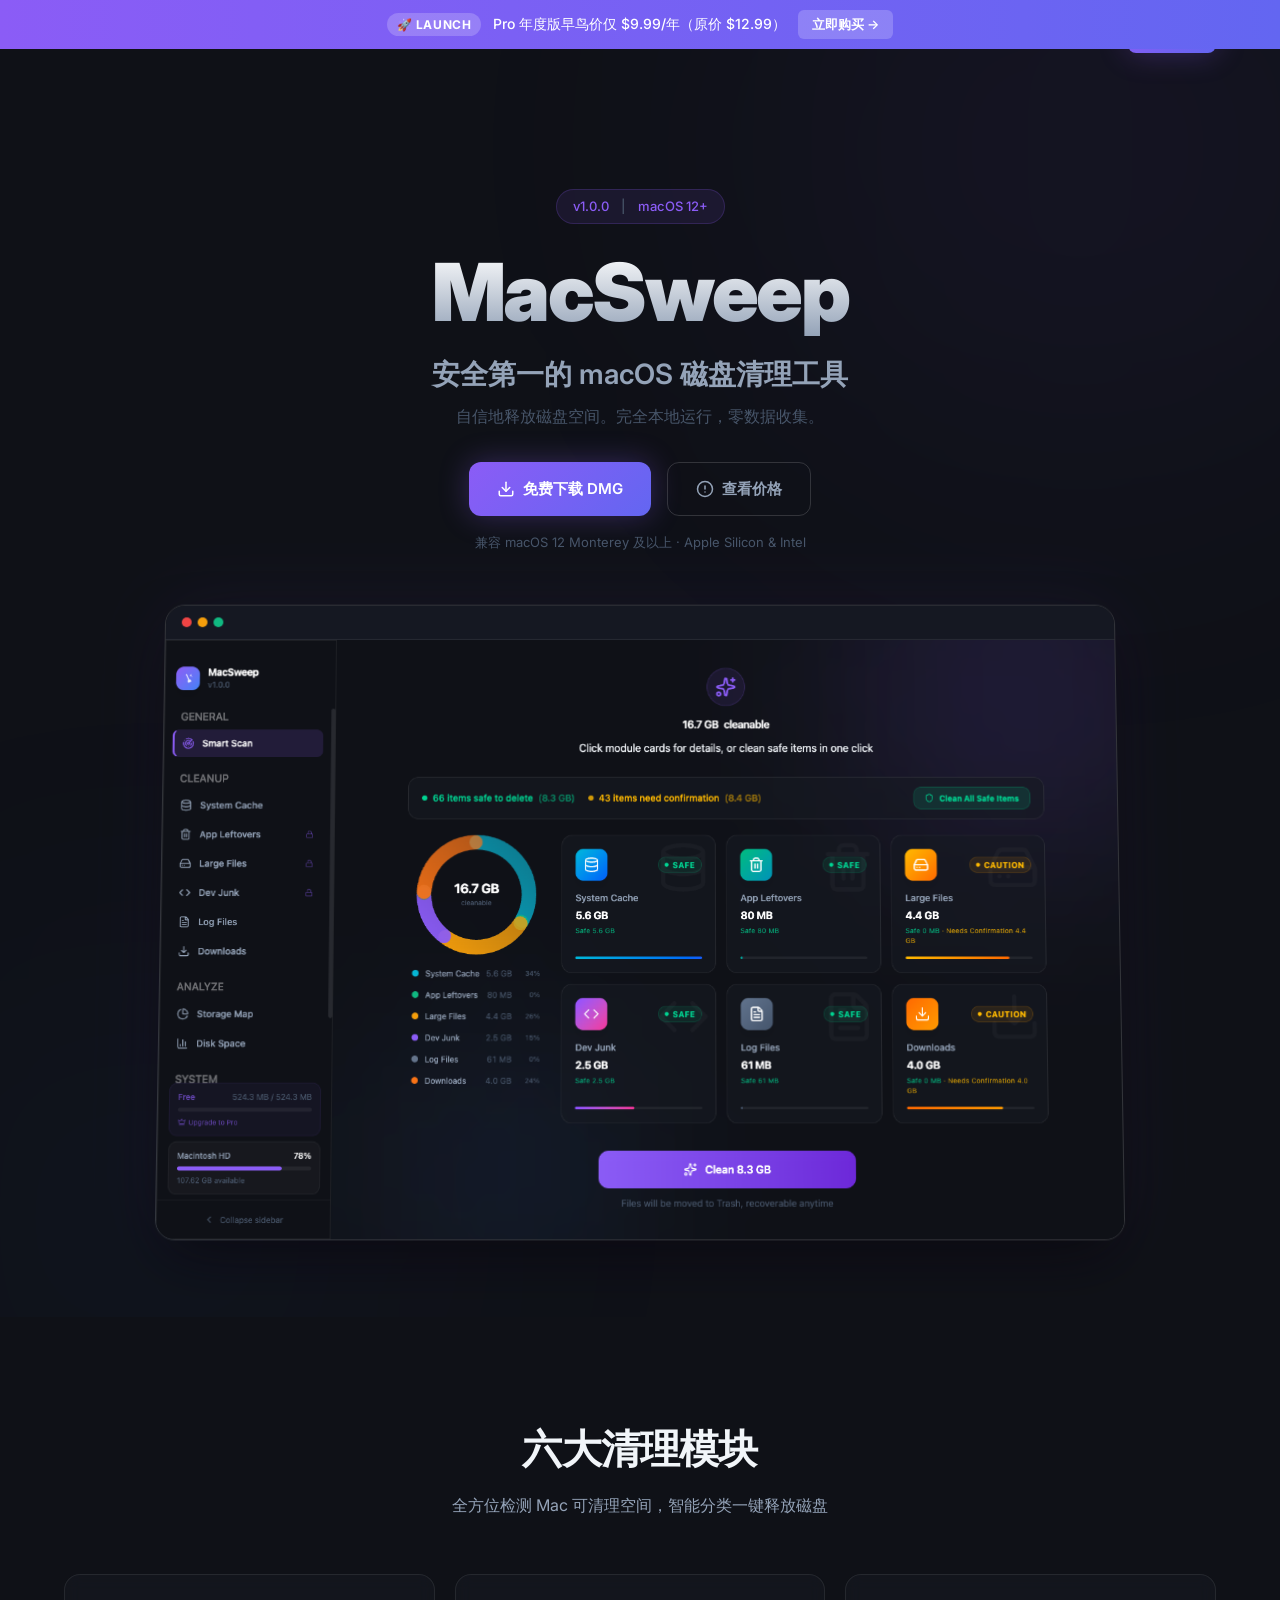
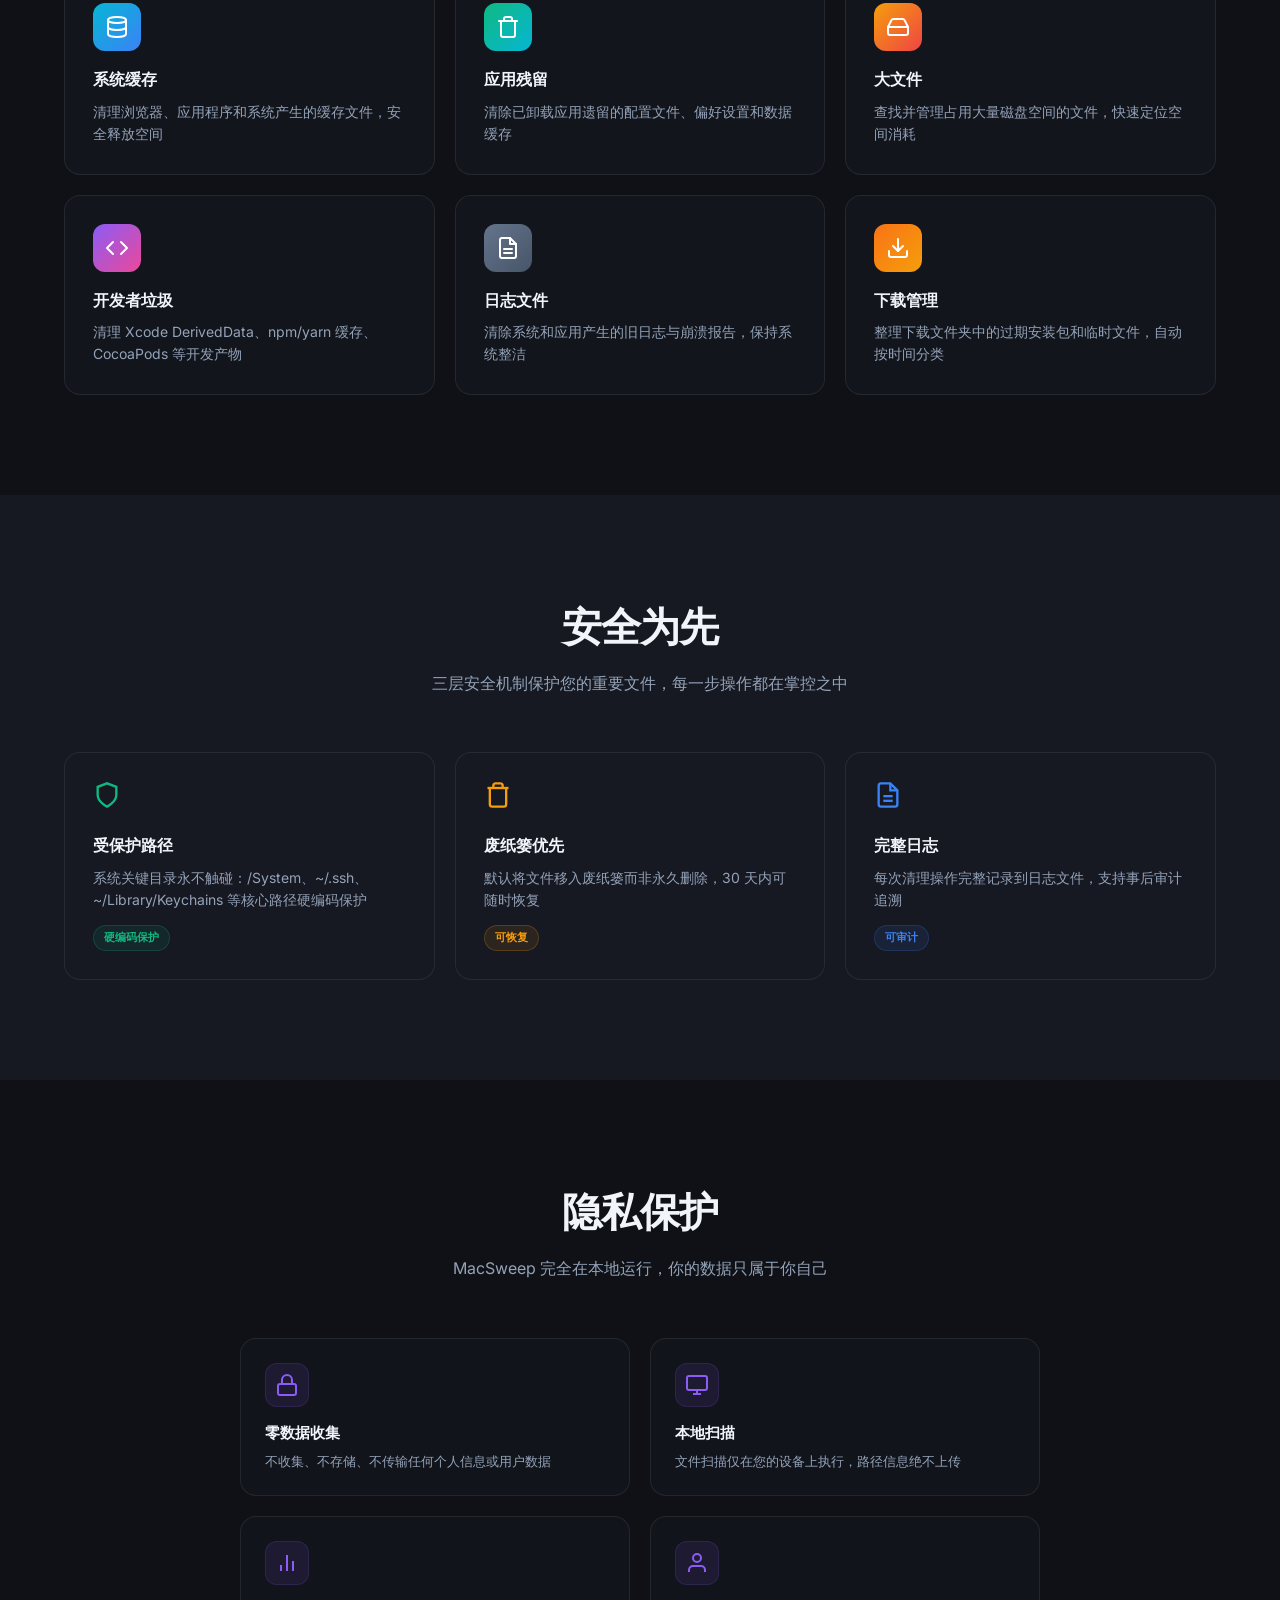
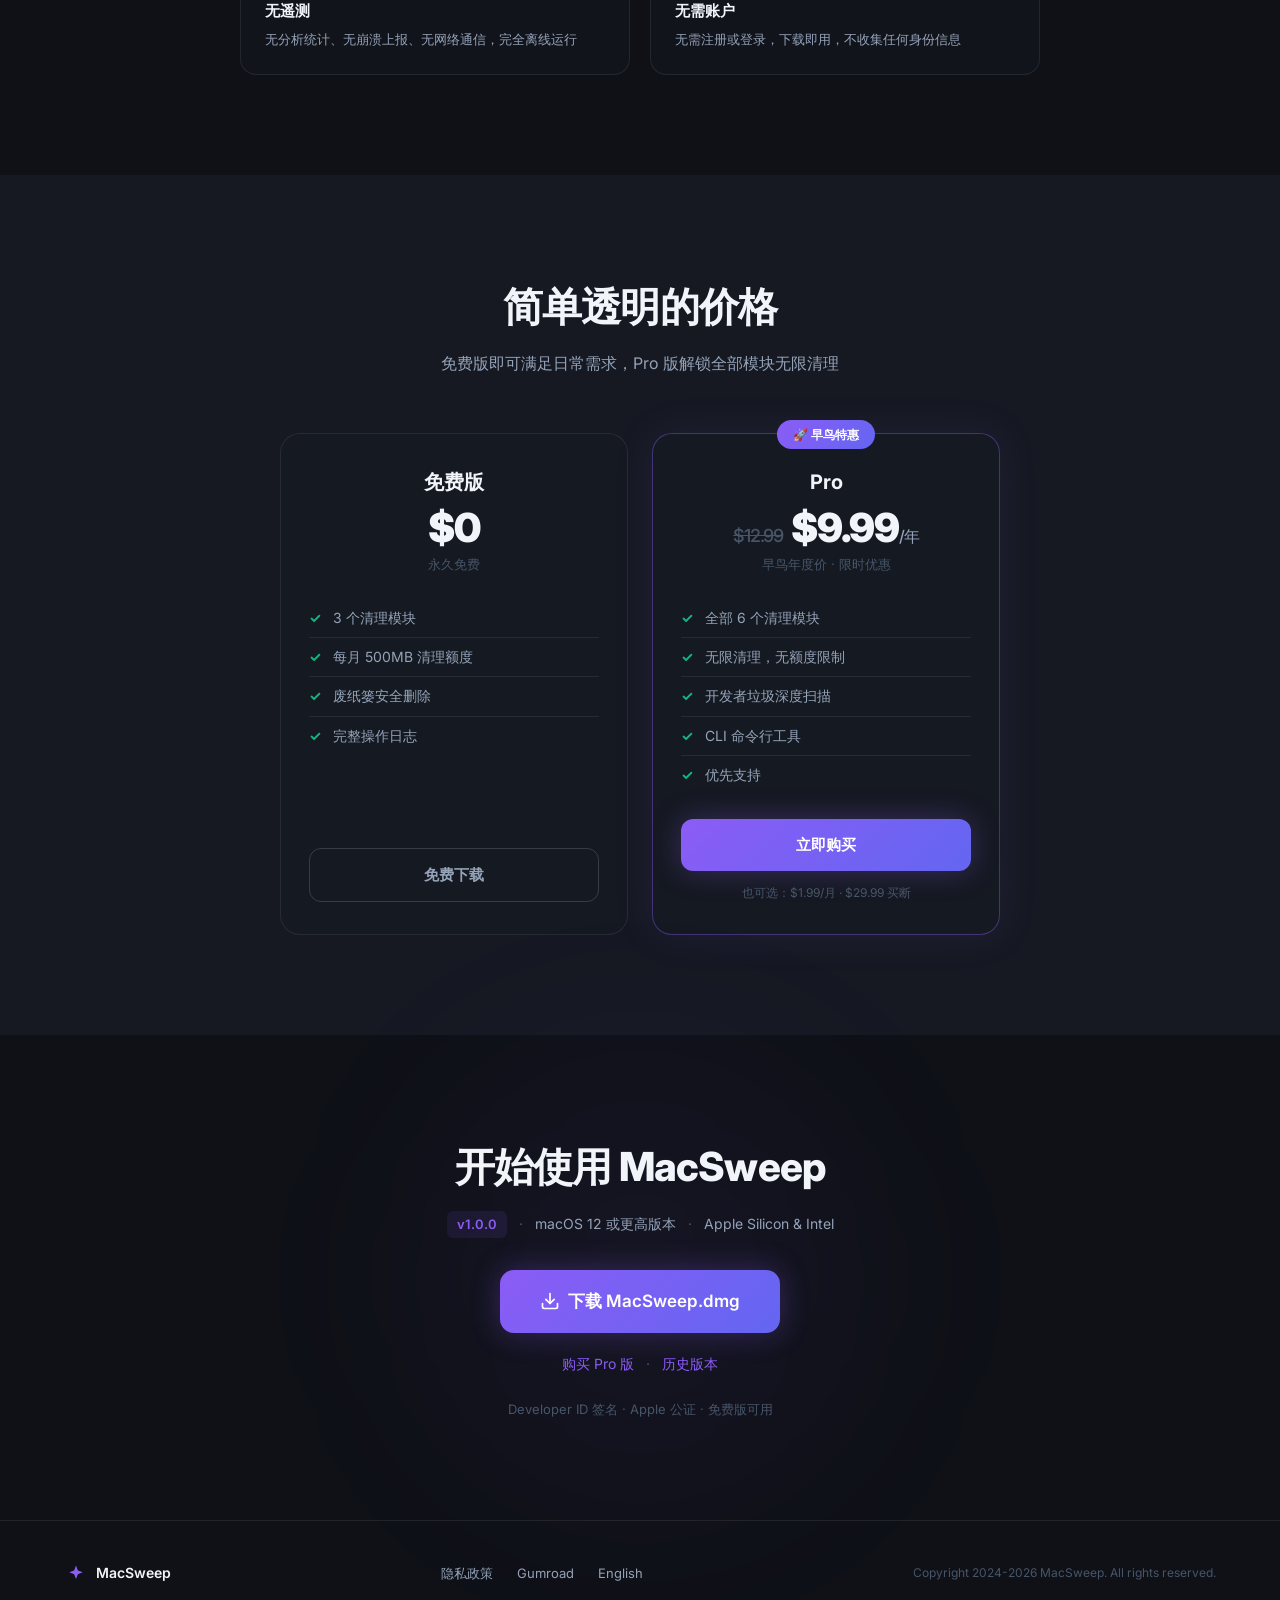
<file: index.html>
<!DOCTYPE html>
<html lang="zh-CN">
<head>
  <meta charset="UTF-8">
  <meta name="viewport" content="width=device-width, initial-scale=1.0">
  <title>MacSweep - 安全第一的 macOS 磁盘清理工具 | CleanMyMac 平替</title>
  <meta name="description" content="MacSweep 是一款安全优先的 macOS 存储清理工具。废纸篓优先删除，三层安全机制，6大清理模块。Pro年度版早鸟价 $9.99。">
  <meta name="keywords" content="MacSweep, macOS, 磁盘清理, 存储清理, Mac清理, 缓存清理, 开发者垃圾, 大文件扫描, CleanMyMac替代, Mac清理工具">
  <link rel="canonical" href="https://arkenage.com/">
  <link rel="alternate" hreflang="zh" href="https://arkenage.com/">
  <link rel="alternate" hreflang="en" href="https://arkenage.com/en/">
  <link rel="alternate" hreflang="x-default" href="https://arkenage.com/en/">

  <!-- Open Graph -->
  <meta property="og:title" content="MacSweep - Safety-first macOS Storage Cleaner">
  <meta property="og:description" content="Reclaim disk space with confidence. 6 cleaning modules, zero data collection, fully local.">
  <meta property="og:url" content="https://arkenage.com">
  <meta property="og:type" content="website">
  <meta property="og:image" content="https://arkenage.com/img/screenshot-hero.png">

  <!-- Twitter Card -->
  <meta name="twitter:card" content="summary_large_image">
  <meta name="twitter:title" content="MacSweep - Safety-first macOS Storage Cleaner">
  <meta name="twitter:description" content="Reclaim disk space with confidence. 6 cleaning modules, zero data collection.">
  <meta name="twitter:image" content="https://arkenage.com/img/screenshot-hero.png">

  <!-- Favicon -->
  <link rel="icon" type="image/svg+xml" href="img/favicon.svg">

  <!-- Fonts -->
  <link rel="preconnect" href="https://fonts.googleapis.com">
  <link rel="preconnect" href="https://fonts.gstatic.com" crossorigin>
  <link href="https://fonts.googleapis.com/css2?family=Inter:wght@400;500;600;700;800;900&display=swap" rel="stylesheet">

  <!-- Stylesheet -->
  <link rel="stylesheet" href="css/style.css">

  <!-- Structured Data -->
  <script type="application/ld+json">
  {
    "@context": "https://schema.org",
    "@type": "SoftwareApplication",
    "name": "MacSweep",
    "operatingSystem": "macOS",
    "applicationCategory": "UtilitiesApplication",
    "offers": { "@type": "Offer", "price": "0", "priceCurrency": "USD" },
    "softwareVersion": "1.0.0",
    "description": "Safety-first macOS storage cleaner. Reclaim disk space with confidence."
  }
  </script>
</head>
<body>
  <!-- ==================== LAUNCH BANNER ==================== -->
  <div class="launch-banner" id="launch-banner">
    <div class="container launch-banner-inner">
      <span class="launch-badge">🚀 LAUNCH</span>
      <span data-zh="Pro 年度版早鸟价仅 $9.99/年（原价 $12.99）" data-en="Pro yearly just $9.99/year — early adopter special (reg. $12.99)">Pro 年度版早鸟价仅 $9.99/年（原价 $12.99）</span>
      <a href="#pricing" class="launch-cta" data-zh="立即购买 →" data-en="Get it now →">立即购买 →</a>
    </div>
  </div>

  <!-- ==================== NAVBAR ==================== -->
  <header class="navbar" id="navbar">
    <div class="container nav-inner">
      <a href="#" class="nav-logo">
        <svg class="nav-logo-icon" width="32" height="32" viewBox="0 0 32 32" fill="none">
          <circle cx="16" cy="16" r="14" fill="url(#lg)" opacity="0.15"/>
          <path d="M16 6l2.5 6.5L25 15l-6.5 2.5L16 24l-2.5-6.5L7 15l6.5-2.5L16 6z" fill="url(#lg)"/>
          <defs><linearGradient id="lg" x1="7" y1="6" x2="25" y2="24"><stop stop-color="#8B5CF6"/><stop offset="1" stop-color="#6366F1"/></linearGradient></defs>
        </svg>
        <span class="nav-logo-text">MacSweep</span>
      </a>
      <nav class="nav-links" id="nav-links">
        <a href="#features" data-zh="功能" data-en="Features">功能</a>
        <a href="#safety" data-zh="安全" data-en="Safety">安全</a>
        <a href="#privacy" data-zh="隐私" data-en="Privacy">隐私</a>
        <a href="#pricing" data-zh="价格" data-en="Pricing">价格</a>
        <a href="#download" data-zh="下载" data-en="Download">下载</a>
      </nav>
      <div class="nav-actions">
        <div class="lang-toggle">
          <button class="lang-btn active" data-lang="zh">ZH</button>
          <button class="lang-btn" data-lang="en">EN</button>
        </div>
        <a href="#download" class="btn-primary btn-sm nav-cta" data-zh="免费下载" data-en="Download">免费下载</a>
        <button class="hamburger" id="hamburger" aria-label="Menu"><span></span><span></span><span></span></button>
      </div>
    </div>
  </header>

  <main>
    <!-- ==================== HERO ==================== -->
    <section class="hero" id="hero">
      <div class="ambient-glow glow-purple"></div>
      <div class="ambient-glow glow-blue"></div>
      <div class="container hero-content">
        <div class="hero-badge fade-up"><span>v1.0.0</span><span class="sep">|</span><span>macOS 12+</span></div>
        <h1 class="hero-title fade-up">MacSweep</h1>
        <p class="hero-subtitle fade-up" data-zh="安全第一的 macOS 磁盘清理工具" data-en="Safety-first macOS Storage Cleaner">安全第一的 macOS 磁盘清理工具</p>
        <p class="hero-tagline fade-up" data-zh="自信地释放磁盘空间。完全本地运行，零数据收集。" data-en="Reclaim disk space with confidence. Fully local, zero data collection.">自信地释放磁盘空间。完全本地运行，零数据收集。</p>
        <div class="hero-ctas fade-up">
          <a href="https://github.com/MbappeWU/arkenage-website/releases/latest/download/MacSweep.dmg" class="btn-primary">
            <svg width="18" height="18" viewBox="0 0 24 24" fill="none" stroke="currentColor" stroke-width="2" stroke-linecap="round" stroke-linejoin="round"><path d="M21 15v4a2 2 0 01-2 2H5a2 2 0 01-2-2v-4"/><polyline points="7 10 12 15 17 10"/><line x1="12" y1="15" x2="12" y2="3"/></svg>
            <span data-zh="免费下载 DMG" data-en="Download DMG Free">免费下载 DMG</span>
          </a>
          <a href="#pricing" class="btn-outline">
            <svg width="18" height="18" viewBox="0 0 24 24" fill="none" stroke="currentColor" stroke-width="2" stroke-linecap="round" stroke-linejoin="round"><circle cx="12" cy="12" r="10"/><line x1="12" y1="8" x2="12" y2="12"/><line x1="12" y1="16" x2="12.01" y2="16"/></svg>
            <span data-zh="查看价格" data-en="View Pricing">查看价格</span>
          </a>
        </div>
        <p class="hero-compat fade-up" data-zh="兼容 macOS 12 Monterey 及以上 · Apple Silicon & Intel" data-en="Compatible with macOS 12 Monterey+ · Apple Silicon & Intel">兼容 macOS 12 Monterey 及以上 · Apple Silicon & Intel</p>
        <div class="hero-screenshot fade-up">
          <div class="screenshot-window">
            <div class="window-dots"><span class="dot dot-red"></span><span class="dot dot-yellow"></span><span class="dot dot-green"></span></div>
            <img src="img/screenshot-hero.png" alt="MacSweep App Interface" width="1440" height="900" loading="eager">
          </div>
        </div>
      </div>
    </section>

    <!-- ==================== FEATURES ==================== -->
    <section class="section" id="features">
      <div class="container">
        <h2 class="section-title fade-up" data-zh="六大清理模块" data-en="Six Cleaning Modules">六大清理模块</h2>
        <p class="section-subtitle fade-up" data-zh="全方位检测 Mac 可清理空间，智能分类一键释放磁盘" data-en="Comprehensive Mac scanning, intelligently categorized for one-click cleanup">全方位检测 Mac 可清理空间，智能分类一键释放磁盘</p>
        <div class="feature-grid">
          <div class="feature-card fade-up">
            <div class="feature-icon" style="background:linear-gradient(135deg,#06B6D4,#3B82F6)">
              <svg width="24" height="24" viewBox="0 0 24 24" fill="none" stroke="#fff" stroke-width="2" stroke-linecap="round" stroke-linejoin="round"><ellipse cx="12" cy="5" rx="9" ry="3"/><path d="M21 12c0 1.66-4 3-9 3s-9-1.34-9-3"/><path d="M3 5v14c0 1.66 4 3 9 3s9-1.34 9-3V5"/></svg>
            </div>
            <h3 data-zh="系统缓存" data-en="System Cache">系统缓存</h3>
            <p data-zh="清理浏览器、应用程序和系统产生的缓存文件，安全释放空间" data-en="Clean browser, app and system cache files to safely free up space">清理浏览器、应用程序和系统产生的缓存文件，安全释放空间</p>
          </div>
          <div class="feature-card fade-up">
            <div class="feature-icon" style="background:linear-gradient(135deg,#10B981,#06B6D4)">
              <svg width="24" height="24" viewBox="0 0 24 24" fill="none" stroke="#fff" stroke-width="2" stroke-linecap="round" stroke-linejoin="round"><polyline points="3 6 5 6 21 6"/><path d="M19 6v14a2 2 0 01-2 2H7a2 2 0 01-2-2V6m3 0V4a2 2 0 012-2h4a2 2 0 012 2v2"/></svg>
            </div>
            <h3 data-zh="应用残留" data-en="App Leftovers">应用残留</h3>
            <p data-zh="清除已卸载应用遗留的配置文件、偏好设置和数据缓存" data-en="Remove leftover configs, preferences and data from uninstalled apps">清除已卸载应用遗留的配置文件、偏好设置和数据缓存</p>
          </div>
          <div class="feature-card fade-up">
            <div class="feature-icon" style="background:linear-gradient(135deg,#F59E0B,#EF4444)">
              <svg width="24" height="24" viewBox="0 0 24 24" fill="none" stroke="#fff" stroke-width="2" stroke-linecap="round" stroke-linejoin="round"><line x1="22" y1="12" x2="2" y2="12"/><path d="M5.45 5.11L2 12v6a2 2 0 002 2h16a2 2 0 002-2v-6l-3.45-6.89A2 2 0 0016.76 4H7.24a2 2 0 00-1.79 1.11z"/></svg>
            </div>
            <h3 data-zh="大文件" data-en="Large Files">大文件</h3>
            <p data-zh="查找并管理占用大量磁盘空间的文件，快速定位空间消耗" data-en="Find and manage files consuming significant disk space">查找并管理占用大量磁盘空间的文件，快速定位空间消耗</p>
          </div>
          <div class="feature-card fade-up">
            <div class="feature-icon" style="background:linear-gradient(135deg,#8B5CF6,#EC4899)">
              <svg width="24" height="24" viewBox="0 0 24 24" fill="none" stroke="#fff" stroke-width="2" stroke-linecap="round" stroke-linejoin="round"><polyline points="16 18 22 12 16 6"/><polyline points="8 6 2 12 8 18"/></svg>
            </div>
            <h3 data-zh="开发者垃圾" data-en="Developer Junk">开发者垃圾</h3>
            <p data-zh="清理 Xcode DerivedData、npm/yarn 缓存、CocoaPods 等开发产物" data-en="Clean Xcode DerivedData, npm/yarn cache, CocoaPods and build artifacts">清理 Xcode DerivedData、npm/yarn 缓存、CocoaPods 等开发产物</p>
          </div>
          <div class="feature-card fade-up">
            <div class="feature-icon" style="background:linear-gradient(135deg,#64748B,#475569)">
              <svg width="24" height="24" viewBox="0 0 24 24" fill="none" stroke="#fff" stroke-width="2" stroke-linecap="round" stroke-linejoin="round"><path d="M14 2H6a2 2 0 00-2 2v16a2 2 0 002 2h12a2 2 0 002-2V8z"/><polyline points="14 2 14 8 20 8"/><line x1="16" y1="13" x2="8" y2="13"/><line x1="16" y1="17" x2="8" y2="17"/></svg>
            </div>
            <h3 data-zh="日志文件" data-en="Log Files">日志文件</h3>
            <p data-zh="清除系统和应用产生的旧日志与崩溃报告，保持系统整洁" data-en="Remove old system/app logs and crash reports to keep your system tidy">清除系统和应用产生的旧日志与崩溃报告，保持系统整洁</p>
          </div>
          <div class="feature-card fade-up">
            <div class="feature-icon" style="background:linear-gradient(135deg,#F97316,#F59E0B)">
              <svg width="24" height="24" viewBox="0 0 24 24" fill="none" stroke="#fff" stroke-width="2" stroke-linecap="round" stroke-linejoin="round"><path d="M21 15v4a2 2 0 01-2 2H5a2 2 0 01-2-2v-4"/><polyline points="7 10 12 15 17 10"/><line x1="12" y1="15" x2="12" y2="3"/></svg>
            </div>
            <h3 data-zh="下载管理" data-en="Download Manager">下载管理</h3>
            <p data-zh="整理下载文件夹中的过期安装包和临时文件，自动按时间分类" data-en="Organize expired installers and temp files in Downloads, sorted by age">整理下载文件夹中的过期安装包和临时文件，自动按时间分类</p>
          </div>
        </div>
      </div>
    </section>

    <!-- ==================== SAFETY ==================== -->
    <section class="section section-alt" id="safety">
      <div class="container">
        <h2 class="section-title fade-up" data-zh="安全为先" data-en="Safety First">安全为先</h2>
        <p class="section-subtitle fade-up" data-zh="三层安全机制保护您的重要文件，每一步操作都在掌控之中" data-en="Three-layer safety protects your important files — every action under your control">三层安全机制保护您的重要文件，每一步操作都在掌控之中</p>
        <div class="safety-grid">
          <div class="safety-card fade-up">
            <div class="safety-icon"><svg width="28" height="28" viewBox="0 0 24 24" fill="none" stroke="#10B981" stroke-width="2"><path d="M12 22s8-4 8-10V5l-8-3-8 3v7c0 6 8 10 8 10z"/></svg></div>
            <h3 data-zh="受保护路径" data-en="Protected Paths">受保护路径</h3>
            <p data-zh="系统关键目录永不触碰：/System、~/.ssh、~/Library/Keychains 等核心路径硬编码保护" data-en="Critical system dirs never touched: /System, ~/.ssh, ~/Library/Keychains — hardcoded protection">系统关键目录永不触碰：/System、~/.ssh、~/Library/Keychains 等核心路径硬编码保护</p>
            <span class="safety-badge safe" data-zh="硬编码保护" data-en="Hardcoded">硬编码保护</span>
          </div>
          <div class="safety-card fade-up">
            <div class="safety-icon"><svg width="28" height="28" viewBox="0 0 24 24" fill="none" stroke="#F59E0B" stroke-width="2"><polyline points="3 6 5 6 21 6"/><path d="M19 6v14a2 2 0 01-2 2H7a2 2 0 01-2-2V6m3 0V4a2 2 0 012-2h4a2 2 0 012 2v2"/></svg></div>
            <h3 data-zh="废纸篓优先" data-en="Trash First">废纸篓优先</h3>
            <p data-zh="默认将文件移入废纸篓而非永久删除，30 天内可随时恢复" data-en="Files move to Trash by default, recoverable within 30 days">默认将文件移入废纸篓而非永久删除，30 天内可随时恢复</p>
            <span class="safety-badge caution" data-zh="可恢复" data-en="Recoverable">可恢复</span>
          </div>
          <div class="safety-card fade-up">
            <div class="safety-icon"><svg width="28" height="28" viewBox="0 0 24 24" fill="none" stroke="#3B82F6" stroke-width="2"><path d="M14 2H6a2 2 0 00-2 2v16a2 2 0 002 2h12a2 2 0 002-2V8z"/><polyline points="14 2 14 8 20 8"/><line x1="16" y1="13" x2="8" y2="13"/><line x1="16" y1="17" x2="8" y2="17"/></svg></div>
            <h3 data-zh="完整日志" data-en="Audit Logging">完整日志</h3>
            <p data-zh="每次清理操作完整记录到日志文件，支持事后审计追溯" data-en="Every cleanup is fully logged for post-action audit and traceability">每次清理操作完整记录到日志文件，支持事后审计追溯</p>
            <span class="safety-badge info" data-zh="可审计" data-en="Auditable">可审计</span>
          </div>
        </div>
      </div>
    </section>

    <!-- ==================== PRIVACY ==================== -->
    <section class="section" id="privacy">
      <div class="container">
        <h2 class="section-title fade-up" data-zh="隐私保护" data-en="Privacy Protection">隐私保护</h2>
        <p class="section-subtitle fade-up" data-zh="MacSweep 完全在本地运行，你的数据只属于你自己" data-en="MacSweep runs entirely locally — your data belongs only to you">MacSweep 完全在本地运行，你的数据只属于你自己</p>
        <div class="privacy-grid">
          <div class="privacy-card fade-up">
            <div class="privacy-icon"><svg width="24" height="24" viewBox="0 0 24 24" fill="none" stroke="#8B5CF6" stroke-width="2"><rect x="3" y="11" width="18" height="11" rx="2"/><path d="M7 11V7a5 5 0 0110 0v4"/></svg></div>
            <h3 data-zh="零数据收集" data-en="Zero Data Collection">零数据收集</h3>
            <p data-zh="不收集、不存储、不传输任何个人信息或用户数据" data-en="No personal info or user data is collected, stored, or transmitted">不收集、不存储、不传输任何个人信息或用户数据</p>
          </div>
          <div class="privacy-card fade-up">
            <div class="privacy-icon"><svg width="24" height="24" viewBox="0 0 24 24" fill="none" stroke="#8B5CF6" stroke-width="2"><rect x="2" y="3" width="20" height="14" rx="2"/><line x1="8" y1="21" x2="16" y2="21"/><line x1="12" y1="17" x2="12" y2="21"/></svg></div>
            <h3 data-zh="本地扫描" data-en="Local Scanning">本地扫描</h3>
            <p data-zh="文件扫描仅在您的设备上执行，路径信息绝不上传" data-en="Scanning runs only on your device — paths are never uploaded">文件扫描仅在您的设备上执行，路径信息绝不上传</p>
          </div>
          <div class="privacy-card fade-up">
            <div class="privacy-icon"><svg width="24" height="24" viewBox="0 0 24 24" fill="none" stroke="#8B5CF6" stroke-width="2"><path d="M18 20V10M12 20V4M6 20v-6"/></svg></div>
            <h3 data-zh="无遥测" data-en="No Telemetry">无遥测</h3>
            <p data-zh="无分析统计、无崩溃上报、无网络通信，完全离线运行" data-en="No analytics, no crash reporting, no network — fully offline">无分析统计、无崩溃上报、无网络通信，完全离线运行</p>
          </div>
          <div class="privacy-card fade-up">
            <div class="privacy-icon"><svg width="24" height="24" viewBox="0 0 24 24" fill="none" stroke="#8B5CF6" stroke-width="2"><path d="M20 21v-2a4 4 0 00-4-4H8a4 4 0 00-4 4v2"/><circle cx="12" cy="7" r="4"/></svg></div>
            <h3 data-zh="无需账户" data-en="No Account">无需账户</h3>
            <p data-zh="无需注册或登录，下载即用，不收集任何身份信息" data-en="No registration or login — download and use immediately">无需注册或登录，下载即用，不收集任何身份信息</p>
          </div>
        </div>
      </div>
    </section>

    <!-- ==================== PRICING ==================== -->
    <section class="section section-alt" id="pricing">
      <div class="container">
        <h2 class="section-title fade-up" data-zh="简单透明的价格" data-en="Simple, Transparent Pricing">简单透明的价格</h2>
        <p class="section-subtitle fade-up" data-zh="免费版即可满足日常需求，Pro 版解锁全部模块无限清理" data-en="Free tier for everyday use. Pro unlocks all modules with unlimited cleaning.">免费版即可满足日常需求，Pro 版解锁全部模块无限清理</p>
        <div class="pricing-grid">
          <!-- Free -->
          <div class="pricing-card fade-up">
            <div class="pricing-header">
              <h3 data-zh="免费版" data-en="Free">免费版</h3>
              <div class="pricing-price">$0</div>
              <p class="pricing-period" data-zh="永久免费" data-en="Free forever">永久免费</p>
            </div>
            <ul class="pricing-features">
              <li data-zh="3 个清理模块" data-en="3 cleaning modules">3 个清理模块</li>
              <li data-zh="每月 500MB 清理额度" data-en="500MB/month cleaning limit">每月 500MB 清理额度</li>
              <li data-zh="废纸篓安全删除" data-en="Trash-first safe deletion">废纸篓安全删除</li>
              <li data-zh="完整操作日志" data-en="Full audit logging">完整操作日志</li>
            </ul>
            <a href="https://github.com/MbappeWU/arkenage-website/releases/latest/download/MacSweep.dmg" class="btn-outline pricing-btn" data-zh="免费下载" data-en="Download Free">免费下载</a>
          </div>
          <!-- Pro -->
          <div class="pricing-card pricing-featured fade-up">
            <div class="pricing-popular" data-zh="🚀 早鸟特惠" data-en="🚀 Early Bird">🚀 早鸟特惠</div>
            <div class="pricing-header">
              <h3>Pro</h3>
              <div class="pricing-price"><span class="pricing-original">$12.99</span>$9.99<span class="pricing-unit" data-zh="/年" data-en="/year">/年</span></div>
              <p class="pricing-period" data-zh="早鸟年度价 · 限时优惠" data-en="Early adopter yearly · Limited time">早鸟年度价 · 限时优惠</p>
            </div>
            <ul class="pricing-features">
              <li data-zh="全部 6 个清理模块" data-en="All 6 cleaning modules">全部 6 个清理模块</li>
              <li data-zh="无限清理，无额度限制" data-en="Unlimited cleaning, no limits">无限清理，无额度限制</li>
              <li data-zh="开发者垃圾深度扫描" data-en="Deep developer junk scanning">开发者垃圾深度扫描</li>
              <li data-zh="CLI 命令行工具" data-en="CLI command-line tool">CLI 命令行工具</li>
              <li data-zh="优先支持" data-en="Priority support">优先支持</li>
            </ul>
            <a href="https://arkenage.gumroad.com/l/macsweep-yearly" class="btn-primary pricing-btn" target="_blank" rel="noopener" data-zh="立即购买" data-en="Buy Now">立即购买</a>
            <p class="pricing-alt" data-zh="也可选：$1.99/月 · $29.99 买断" data-en="Also: $1.99/mo · $29.99 lifetime">也可选：$1.99/月 · $29.99 买断</p>
          </div>
        </div>
      </div>
    </section>

    <!-- ==================== DOWNLOAD ==================== -->
    <section class="section section-download" id="download">
      <div class="container download-content">
        <div class="download-glow"></div>
        <h2 class="section-title fade-up" data-zh="开始使用 MacSweep" data-en="Get Started with MacSweep">开始使用 MacSweep</h2>
        <div class="download-meta fade-up">
          <span class="dl-version">v1.0.0</span>
          <span class="sep">·</span>
          <span data-zh="macOS 12 或更高版本" data-en="macOS 12 or later">macOS 12 或更高版本</span>
          <span class="sep">·</span>
          <span>Apple Silicon & Intel</span>
        </div>
        <a href="https://github.com/MbappeWU/arkenage-website/releases/latest/download/MacSweep.dmg" class="btn-primary btn-lg fade-up">
          <svg width="20" height="20" viewBox="0 0 24 24" fill="none" stroke="currentColor" stroke-width="2" stroke-linecap="round" stroke-linejoin="round"><path d="M21 15v4a2 2 0 01-2 2H5a2 2 0 01-2-2v-4"/><polyline points="7 10 12 15 17 10"/><line x1="12" y1="15" x2="12" y2="3"/></svg>
          <span data-zh="下载 MacSweep.dmg" data-en="Download MacSweep.dmg">下载 MacSweep.dmg</span>
        </a>
        <div class="download-links fade-up">
          <a href="https://arkenage.gumroad.com/l/macsweep-yearly" target="_blank" rel="noopener" data-zh="购买 Pro 版" data-en="Buy Pro">购买 Pro 版</a>
          <span class="sep">·</span>
          <a href="https://github.com/MbappeWU/arkenage-website/releases" target="_blank" rel="noopener" data-zh="历史版本" data-en="All Releases">历史版本</a>
        </div>
        <p class="download-note fade-up" data-zh="Developer ID 签名 · Apple 公证 · 免费版可用" data-en="Developer ID Signed · Apple Notarized · Free Tier Available">Developer ID 签名 · Apple 公证 · 免费版可用</p>
      </div>
    </section>
  </main>

  <!-- ==================== FOOTER ==================== -->
  <footer class="footer">
    <div class="container footer-inner">
      <div class="footer-brand">
        <svg width="24" height="24" viewBox="0 0 32 32" fill="none"><path d="M16 6l2.5 6.5L25 15l-6.5 2.5L16 24l-2.5-6.5L7 15l6.5-2.5L16 6z" fill="url(#flg)"/><defs><linearGradient id="flg" x1="7" y1="6" x2="25" y2="24"><stop stop-color="#8B5CF6"/><stop offset="1" stop-color="#6366F1"/></linearGradient></defs></svg>
        <span>MacSweep</span>
      </div>
      <div class="footer-links">
        <a href="#privacy" data-zh="隐私政策" data-en="Privacy Policy">隐私政策</a>
        <a href="https://arkenage.gumroad.com" target="_blank" rel="noopener">Gumroad</a>
        <a href="/en/">English</a>
      </div>
      <p class="footer-copy">Copyright 2024-2026 MacSweep. All rights reserved.</p>
    </div>
  </footer>

  <script src="js/main.js" defer></script>
</body>
</html>
</file>
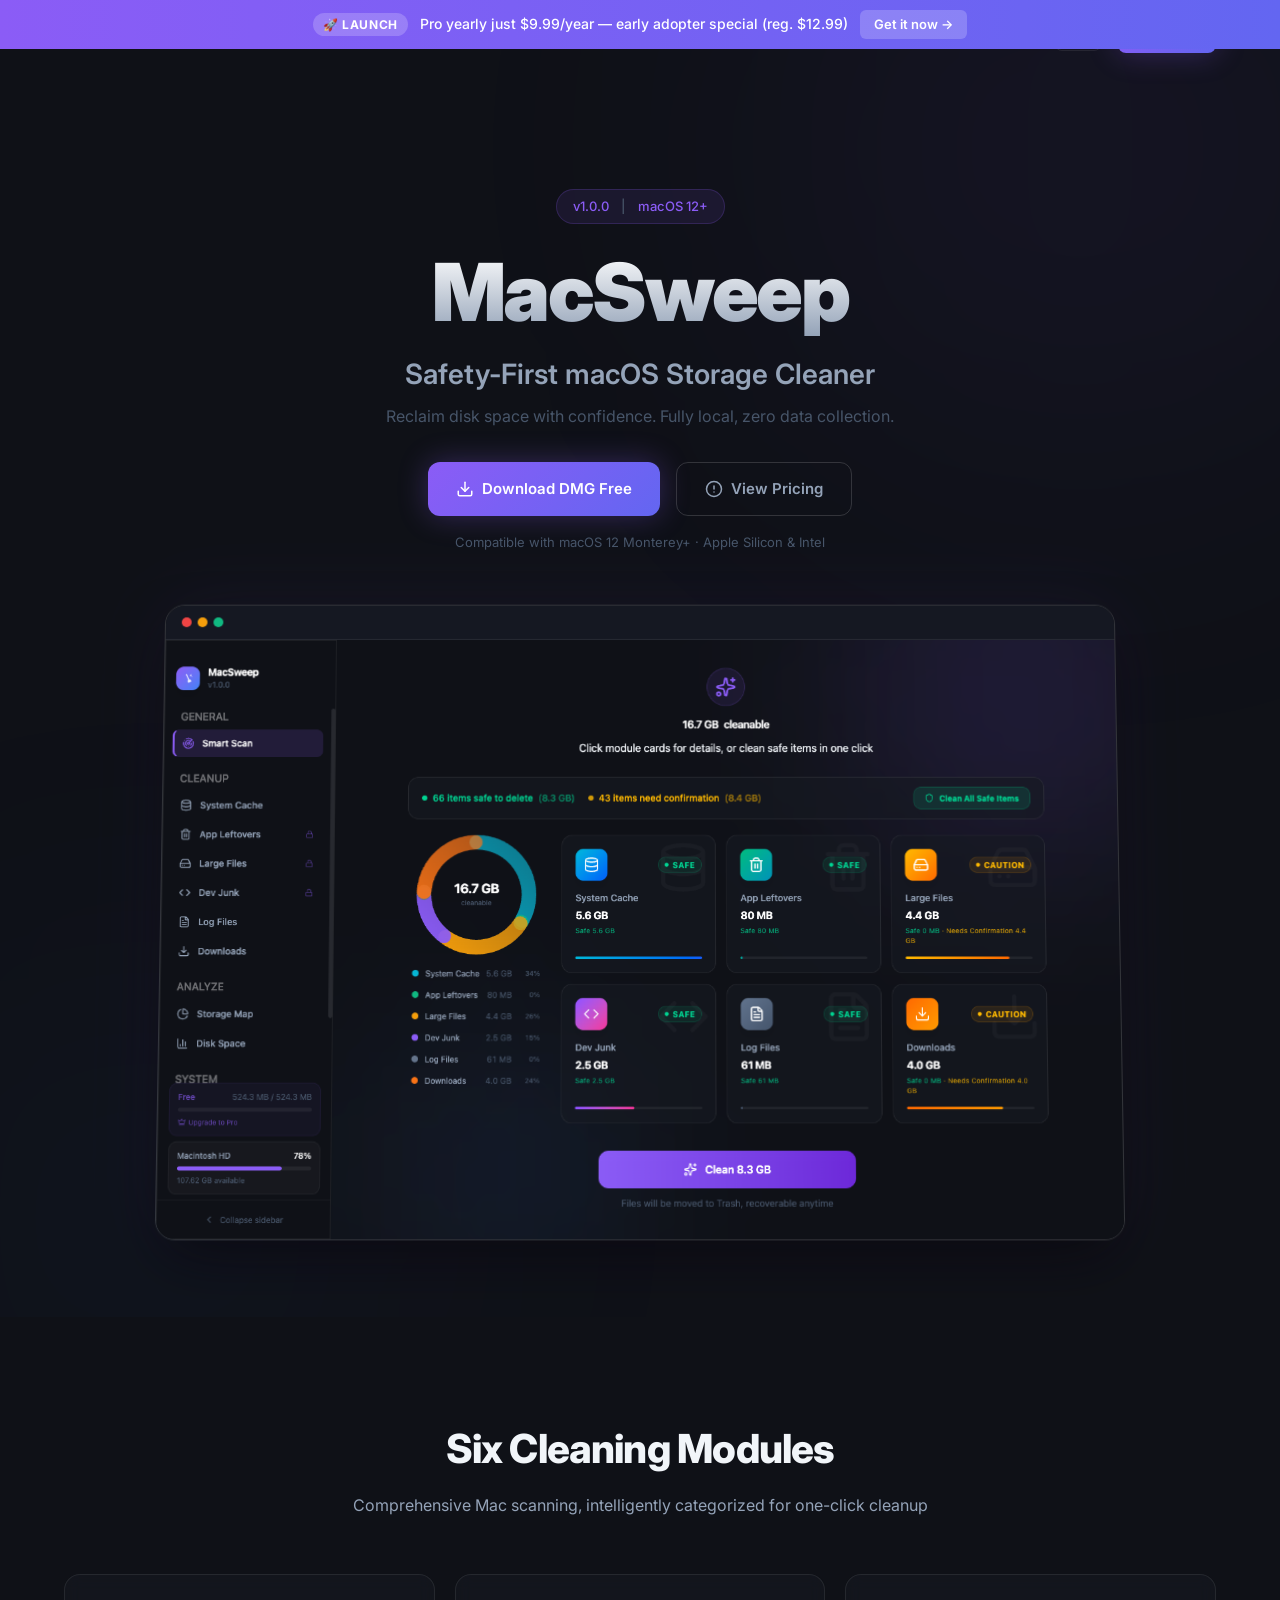
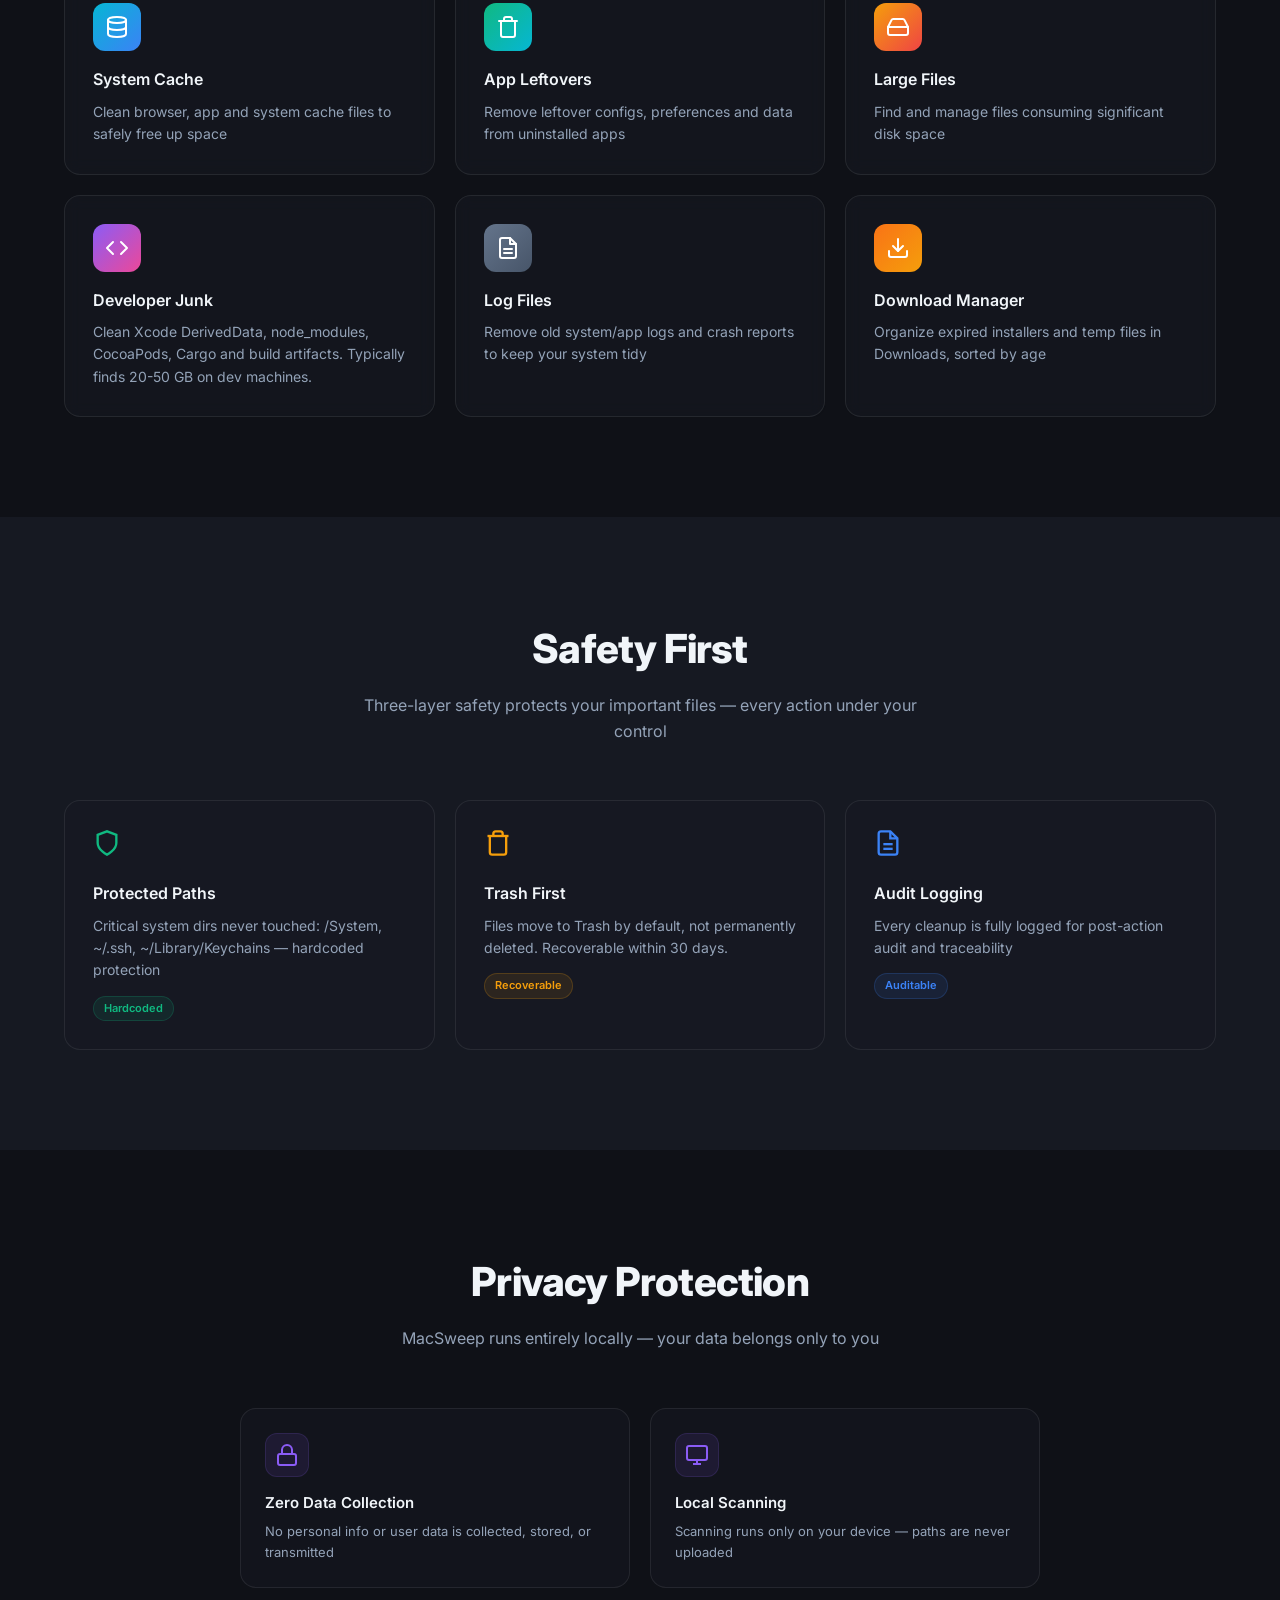
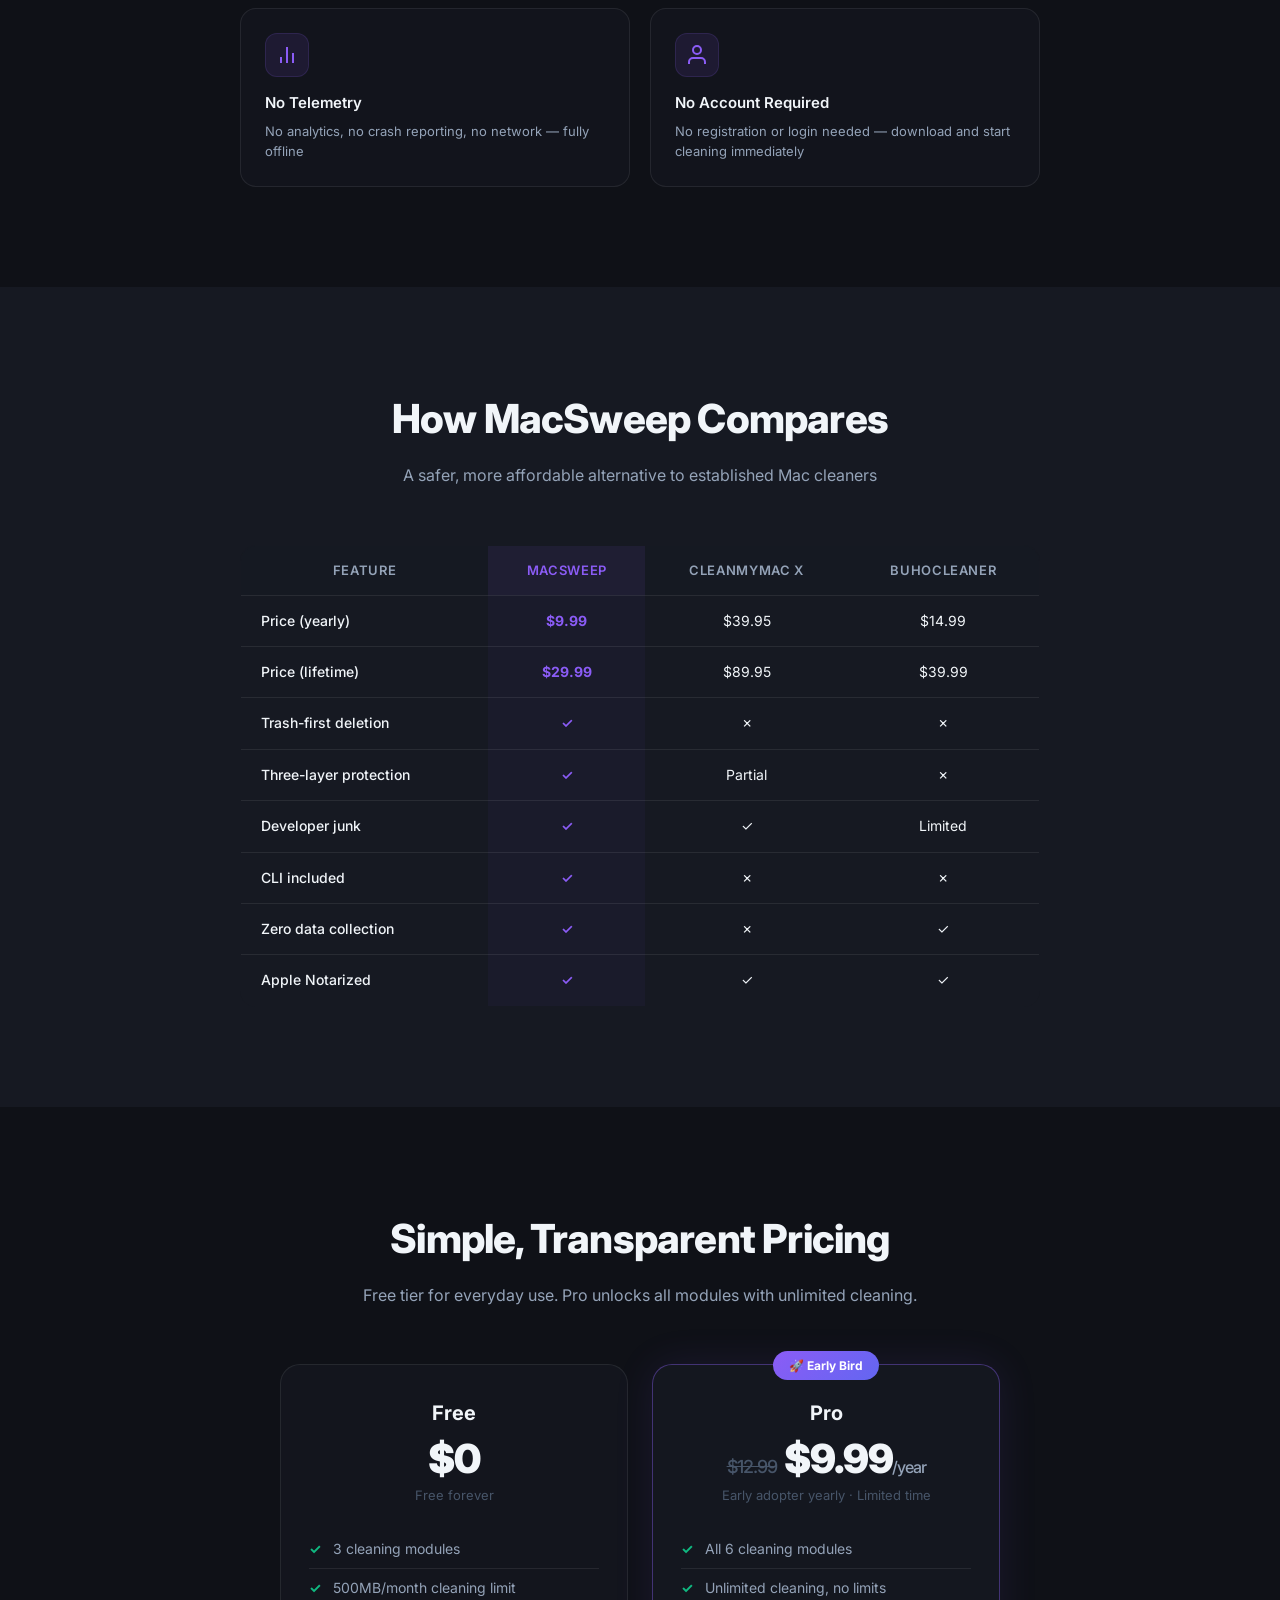
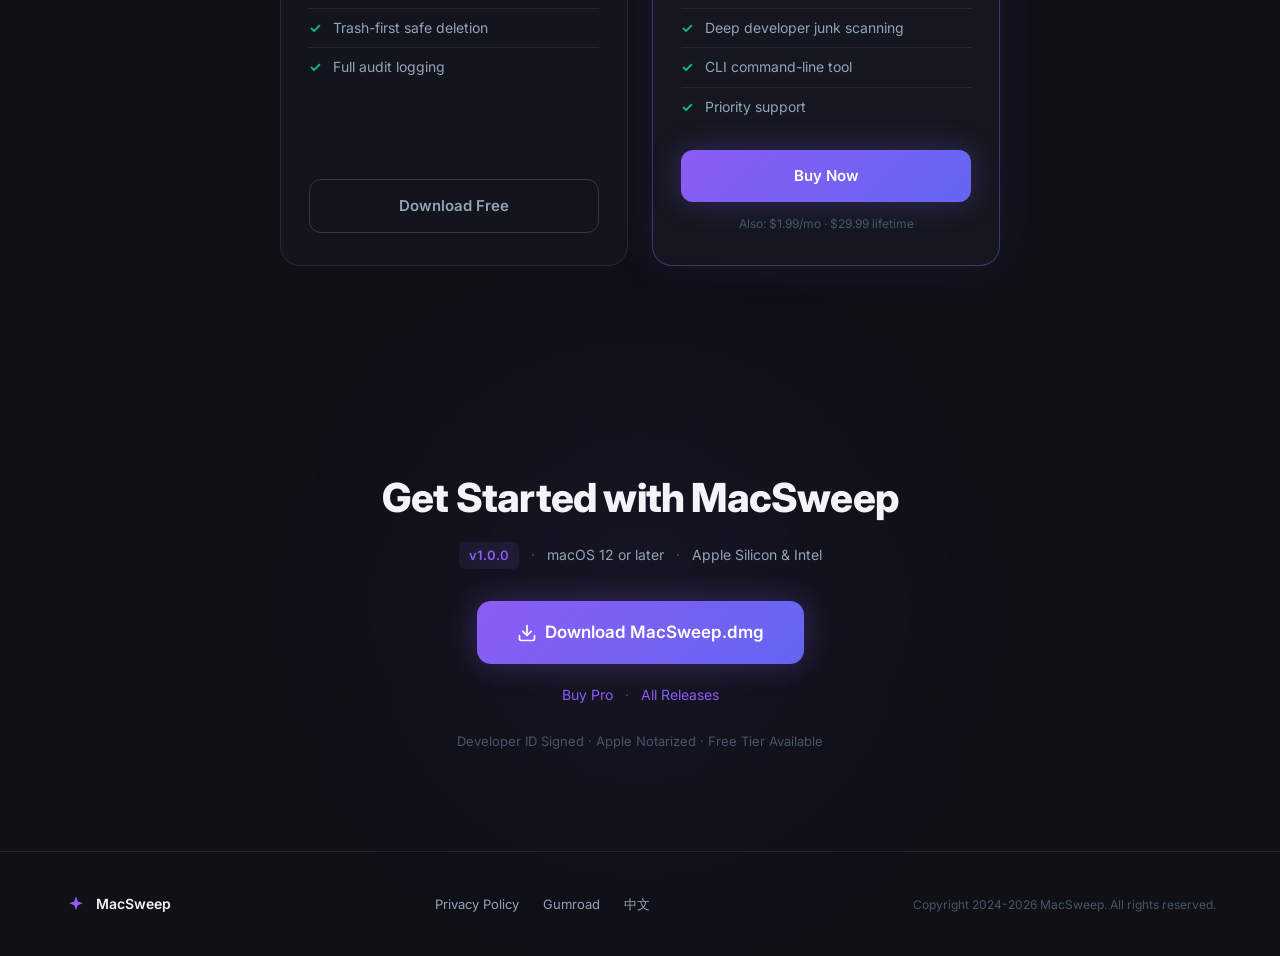
<file: en/index.html>
<!DOCTYPE html>
<html lang="en">
<head>
  <meta charset="UTF-8">
  <meta name="viewport" content="width=device-width, initial-scale=1.0">
  <title>MacSweep - Safety-First macOS Disk Cleaner | Best CleanMyMac Alternative</title>
  <meta name="description" content="MacSweep is a safety-first macOS storage cleaner. Trash-first deletion, three-layer protection, 6 cleaning modules. Affordable CleanMyMac alternative at $9.99/year.">
  <meta name="keywords" content="MacSweep, macOS cleaner, Mac disk cleaner, CleanMyMac alternative, Mac storage cleaner, cache cleaner, developer junk, large file finder, mac maintenance, free mac cleaner">
  <link rel="canonical" href="https://arkenage.com/en/">
  <link rel="alternate" hreflang="zh" href="https://arkenage.com/">
  <link rel="alternate" hreflang="en" href="https://arkenage.com/en/">
  <link rel="alternate" hreflang="x-default" href="https://arkenage.com/en/">

  <!-- Open Graph -->
  <meta property="og:title" content="MacSweep - Safety-First macOS Storage Cleaner">
  <meta property="og:description" content="Reclaim disk space with confidence. 6 cleaning modules, trash-first deletion, zero data collection. The affordable CleanMyMac alternative.">
  <meta property="og:url" content="https://arkenage.com/en/">
  <meta property="og:type" content="website">
  <meta property="og:image" content="https://arkenage.com/img/screenshot-hero.png">
  <meta property="og:locale" content="en_US">

  <!-- Twitter Card -->
  <meta name="twitter:card" content="summary_large_image">
  <meta name="twitter:title" content="MacSweep - Safety-First macOS Storage Cleaner">
  <meta name="twitter:description" content="Reclaim disk space with confidence. 6 cleaning modules, trash-first deletion, zero data collection.">
  <meta name="twitter:image" content="https://arkenage.com/img/screenshot-hero.png">

  <!-- Favicon -->
  <link rel="icon" type="image/svg+xml" href="../img/favicon.svg">

  <!-- Fonts -->
  <link rel="preconnect" href="https://fonts.googleapis.com">
  <link rel="preconnect" href="https://fonts.gstatic.com" crossorigin>
  <link href="https://fonts.googleapis.com/css2?family=Inter:wght@400;500;600;700;800;900&display=swap" rel="stylesheet">

  <!-- Stylesheet -->
  <link rel="stylesheet" href="../css/style.css">

  <!-- Structured Data -->
  <script type="application/ld+json">
  {
    "@context": "https://schema.org",
    "@type": "SoftwareApplication",
    "name": "MacSweep",
    "operatingSystem": "macOS",
    "applicationCategory": "UtilitiesApplication",
    "offers": [
      { "@type": "Offer", "price": "0", "priceCurrency": "USD", "name": "Free" },
      { "@type": "Offer", "price": "9.99", "priceCurrency": "USD", "name": "Pro Yearly (Early Bird)", "priceValidUntil": "2026-06-30" },
      { "@type": "Offer", "price": "29.99", "priceCurrency": "USD", "name": "Pro Lifetime" }
    ],
    "softwareVersion": "1.0.0",
    "description": "Safety-first macOS storage cleaner. Trash-first deletion with three-layer protection. The affordable CleanMyMac alternative.",
    "screenshot": "https://arkenage.com/img/screenshot-hero.png",
    "url": "https://arkenage.com/en/"
  }
  </script>

  <!-- FAQ Structured Data -->
  <script type="application/ld+json">
  {
    "@context": "https://schema.org",
    "@type": "FAQPage",
    "mainEntity": [
      {
        "@type": "Question",
        "name": "Is MacSweep safe to use?",
        "acceptedAnswer": {
          "@type": "Answer",
          "text": "Yes. MacSweep uses a trash-first deletion approach — all files go to your Trash and are recoverable for 30 days. Three-layer protection prevents accidental deletion of system files, SSH keys, and user data."
        }
      },
      {
        "@type": "Question",
        "name": "How does MacSweep compare to CleanMyMac?",
        "acceptedAnswer": {
          "@type": "Answer",
          "text": "MacSweep offers similar cleaning capabilities at a fraction of the cost ($9.99/year vs $89.95 for CleanMyMac). MacSweep focuses on safety with trash-first deletion and runs fully offline with zero data collection."
        }
      },
      {
        "@type": "Question",
        "name": "Does MacSweep collect any data?",
        "acceptedAnswer": {
          "@type": "Answer",
          "text": "No. MacSweep runs entirely offline on your Mac. Zero analytics, zero crash reporting, zero network communication. Your data never leaves your machine."
        }
      }
    ]
  }
  </script>
</head>
<body>
  <!-- ==================== LAUNCH BANNER ==================== -->
  <div class="launch-banner" id="launch-banner">
    <div class="container launch-banner-inner">
      <span class="launch-badge">🚀 LAUNCH</span>
      <span>Pro yearly just $9.99/year — early adopter special (reg. $12.99)</span>
      <a href="#pricing" class="launch-cta">Get it now →</a>
    </div>
  </div>

  <!-- ==================== NAVBAR ==================== -->
  <header class="navbar" id="navbar">
    <div class="container nav-inner">
      <a href="/en/" class="nav-logo">
        <svg class="nav-logo-icon" width="32" height="32" viewBox="0 0 32 32" fill="none">
          <circle cx="16" cy="16" r="14" fill="url(#lg)" opacity="0.15"/>
          <path d="M16 6l2.5 6.5L25 15l-6.5 2.5L16 24l-2.5-6.5L7 15l6.5-2.5L16 6z" fill="url(#lg)"/>
          <defs><linearGradient id="lg" x1="7" y1="6" x2="25" y2="24"><stop stop-color="#8B5CF6"/><stop offset="1" stop-color="#6366F1"/></linearGradient></defs>
        </svg>
        <span class="nav-logo-text">MacSweep</span>
      </a>
      <nav class="nav-links" id="nav-links">
        <a href="#features">Features</a>
        <a href="#safety">Safety</a>
        <a href="#privacy">Privacy</a>
        <a href="#pricing">Pricing</a>
        <a href="#download">Download</a>
      </nav>
      <div class="nav-actions">
        <a href="/" class="lang-link">中文</a>
        <a href="#download" class="btn-primary btn-sm nav-cta">Download</a>
        <button class="hamburger" id="hamburger" aria-label="Menu"><span></span><span></span><span></span></button>
      </div>
    </div>
  </header>

  <main>
    <!-- ==================== HERO ==================== -->
    <section class="hero" id="hero">
      <div class="ambient-glow glow-purple"></div>
      <div class="ambient-glow glow-blue"></div>
      <div class="container hero-content">
        <div class="hero-badge fade-up"><span>v1.0.0</span><span class="sep">|</span><span>macOS 12+</span></div>
        <h1 class="hero-title fade-up">MacSweep</h1>
        <p class="hero-subtitle fade-up">Safety-First macOS Storage Cleaner</p>
        <p class="hero-tagline fade-up">Reclaim disk space with confidence. Fully local, zero data collection.</p>
        <div class="hero-ctas fade-up">
          <a href="https://github.com/MbappeWU/arkenage-website/releases/latest/download/MacSweep.dmg" class="btn-primary">
            <svg width="18" height="18" viewBox="0 0 24 24" fill="none" stroke="currentColor" stroke-width="2" stroke-linecap="round" stroke-linejoin="round"><path d="M21 15v4a2 2 0 01-2 2H5a2 2 0 01-2-2v-4"/><polyline points="7 10 12 15 17 10"/><line x1="12" y1="15" x2="12" y2="3"/></svg>
            <span>Download DMG Free</span>
          </a>
          <a href="#pricing" class="btn-outline">
            <svg width="18" height="18" viewBox="0 0 24 24" fill="none" stroke="currentColor" stroke-width="2" stroke-linecap="round" stroke-linejoin="round"><circle cx="12" cy="12" r="10"/><line x1="12" y1="8" x2="12" y2="12"/><line x1="12" y1="16" x2="12.01" y2="16"/></svg>
            <span>View Pricing</span>
          </a>
        </div>
        <p class="hero-compat fade-up">Compatible with macOS 12 Monterey+ · Apple Silicon & Intel</p>
        <div class="hero-screenshot fade-up">
          <div class="screenshot-window">
            <div class="window-dots"><span class="dot dot-red"></span><span class="dot dot-yellow"></span><span class="dot dot-green"></span></div>
            <img src="../img/screenshot-hero.png" alt="MacSweep App Interface - Dark themed macOS disk cleaner" width="1440" height="900" loading="eager">
          </div>
        </div>
      </div>
    </section>

    <!-- ==================== FEATURES ==================== -->
    <section class="section" id="features">
      <div class="container">
        <h2 class="section-title fade-up">Six Cleaning Modules</h2>
        <p class="section-subtitle fade-up">Comprehensive Mac scanning, intelligently categorized for one-click cleanup</p>
        <div class="feature-grid">
          <div class="feature-card fade-up">
            <div class="feature-icon" style="background:linear-gradient(135deg,#06B6D4,#3B82F6)">
              <svg width="24" height="24" viewBox="0 0 24 24" fill="none" stroke="#fff" stroke-width="2" stroke-linecap="round" stroke-linejoin="round"><ellipse cx="12" cy="5" rx="9" ry="3"/><path d="M21 12c0 1.66-4 3-9 3s-9-1.34-9-3"/><path d="M3 5v14c0 1.66 4 3 9 3s9-1.34 9-3V5"/></svg>
            </div>
            <h3>System Cache</h3>
            <p>Clean browser, app and system cache files to safely free up space</p>
          </div>
          <div class="feature-card fade-up">
            <div class="feature-icon" style="background:linear-gradient(135deg,#10B981,#06B6D4)">
              <svg width="24" height="24" viewBox="0 0 24 24" fill="none" stroke="#fff" stroke-width="2" stroke-linecap="round" stroke-linejoin="round"><polyline points="3 6 5 6 21 6"/><path d="M19 6v14a2 2 0 01-2 2H7a2 2 0 01-2-2V6m3 0V4a2 2 0 012-2h4a2 2 0 012 2v2"/></svg>
            </div>
            <h3>App Leftovers</h3>
            <p>Remove leftover configs, preferences and data from uninstalled apps</p>
          </div>
          <div class="feature-card fade-up">
            <div class="feature-icon" style="background:linear-gradient(135deg,#F59E0B,#EF4444)">
              <svg width="24" height="24" viewBox="0 0 24 24" fill="none" stroke="#fff" stroke-width="2" stroke-linecap="round" stroke-linejoin="round"><line x1="22" y1="12" x2="2" y2="12"/><path d="M5.45 5.11L2 12v6a2 2 0 002 2h16a2 2 0 002-2v-6l-3.45-6.89A2 2 0 0016.76 4H7.24a2 2 0 00-1.79 1.11z"/></svg>
            </div>
            <h3>Large Files</h3>
            <p>Find and manage files consuming significant disk space</p>
          </div>
          <div class="feature-card fade-up">
            <div class="feature-icon" style="background:linear-gradient(135deg,#8B5CF6,#EC4899)">
              <svg width="24" height="24" viewBox="0 0 24 24" fill="none" stroke="#fff" stroke-width="2" stroke-linecap="round" stroke-linejoin="round"><polyline points="16 18 22 12 16 6"/><polyline points="8 6 2 12 8 18"/></svg>
            </div>
            <h3>Developer Junk</h3>
            <p>Clean Xcode DerivedData, node_modules, CocoaPods, Cargo and build artifacts. Typically finds 20-50 GB on dev machines.</p>
          </div>
          <div class="feature-card fade-up">
            <div class="feature-icon" style="background:linear-gradient(135deg,#64748B,#475569)">
              <svg width="24" height="24" viewBox="0 0 24 24" fill="none" stroke="#fff" stroke-width="2" stroke-linecap="round" stroke-linejoin="round"><path d="M14 2H6a2 2 0 00-2 2v16a2 2 0 002 2h12a2 2 0 002-2V8z"/><polyline points="14 2 14 8 20 8"/><line x1="16" y1="13" x2="8" y2="13"/><line x1="16" y1="17" x2="8" y2="17"/></svg>
            </div>
            <h3>Log Files</h3>
            <p>Remove old system/app logs and crash reports to keep your system tidy</p>
          </div>
          <div class="feature-card fade-up">
            <div class="feature-icon" style="background:linear-gradient(135deg,#F97316,#F59E0B)">
              <svg width="24" height="24" viewBox="0 0 24 24" fill="none" stroke="#fff" stroke-width="2" stroke-linecap="round" stroke-linejoin="round"><path d="M21 15v4a2 2 0 01-2 2H5a2 2 0 01-2-2v-4"/><polyline points="7 10 12 15 17 10"/><line x1="12" y1="15" x2="12" y2="3"/></svg>
            </div>
            <h3>Download Manager</h3>
            <p>Organize expired installers and temp files in Downloads, sorted by age</p>
          </div>
        </div>
      </div>
    </section>

    <!-- ==================== SAFETY ==================== -->
    <section class="section section-alt" id="safety">
      <div class="container">
        <h2 class="section-title fade-up">Safety First</h2>
        <p class="section-subtitle fade-up">Three-layer safety protects your important files — every action under your control</p>
        <div class="safety-grid">
          <div class="safety-card fade-up">
            <div class="safety-icon"><svg width="28" height="28" viewBox="0 0 24 24" fill="none" stroke="#10B981" stroke-width="2"><path d="M12 22s8-4 8-10V5l-8-3-8 3v7c0 6 8 10 8 10z"/></svg></div>
            <h3>Protected Paths</h3>
            <p>Critical system dirs never touched: /System, ~/.ssh, ~/Library/Keychains — hardcoded protection</p>
            <span class="safety-badge safe">Hardcoded</span>
          </div>
          <div class="safety-card fade-up">
            <div class="safety-icon"><svg width="28" height="28" viewBox="0 0 24 24" fill="none" stroke="#F59E0B" stroke-width="2"><polyline points="3 6 5 6 21 6"/><path d="M19 6v14a2 2 0 01-2 2H7a2 2 0 01-2-2V6m3 0V4a2 2 0 012-2h4a2 2 0 012 2v2"/></svg></div>
            <h3>Trash First</h3>
            <p>Files move to Trash by default, not permanently deleted. Recoverable within 30 days.</p>
            <span class="safety-badge caution">Recoverable</span>
          </div>
          <div class="safety-card fade-up">
            <div class="safety-icon"><svg width="28" height="28" viewBox="0 0 24 24" fill="none" stroke="#3B82F6" stroke-width="2"><path d="M14 2H6a2 2 0 00-2 2v16a2 2 0 002 2h12a2 2 0 002-2V8z"/><polyline points="14 2 14 8 20 8"/><line x1="16" y1="13" x2="8" y2="13"/><line x1="16" y1="17" x2="8" y2="17"/></svg></div>
            <h3>Audit Logging</h3>
            <p>Every cleanup is fully logged for post-action audit and traceability</p>
            <span class="safety-badge info">Auditable</span>
          </div>
        </div>
      </div>
    </section>

    <!-- ==================== PRIVACY ==================== -->
    <section class="section" id="privacy">
      <div class="container">
        <h2 class="section-title fade-up">Privacy Protection</h2>
        <p class="section-subtitle fade-up">MacSweep runs entirely locally — your data belongs only to you</p>
        <div class="privacy-grid">
          <div class="privacy-card fade-up">
            <div class="privacy-icon"><svg width="24" height="24" viewBox="0 0 24 24" fill="none" stroke="#8B5CF6" stroke-width="2"><rect x="3" y="11" width="18" height="11" rx="2"/><path d="M7 11V7a5 5 0 0110 0v4"/></svg></div>
            <h3>Zero Data Collection</h3>
            <p>No personal info or user data is collected, stored, or transmitted</p>
          </div>
          <div class="privacy-card fade-up">
            <div class="privacy-icon"><svg width="24" height="24" viewBox="0 0 24 24" fill="none" stroke="#8B5CF6" stroke-width="2"><rect x="2" y="3" width="20" height="14" rx="2"/><line x1="8" y1="21" x2="16" y2="21"/><line x1="12" y1="17" x2="12" y2="21"/></svg></div>
            <h3>Local Scanning</h3>
            <p>Scanning runs only on your device — paths are never uploaded</p>
          </div>
          <div class="privacy-card fade-up">
            <div class="privacy-icon"><svg width="24" height="24" viewBox="0 0 24 24" fill="none" stroke="#8B5CF6" stroke-width="2"><path d="M18 20V10M12 20V4M6 20v-6"/></svg></div>
            <h3>No Telemetry</h3>
            <p>No analytics, no crash reporting, no network — fully offline</p>
          </div>
          <div class="privacy-card fade-up">
            <div class="privacy-icon"><svg width="24" height="24" viewBox="0 0 24 24" fill="none" stroke="#8B5CF6" stroke-width="2"><path d="M20 21v-2a4 4 0 00-4-4H8a4 4 0 00-4 4v2"/><circle cx="12" cy="7" r="4"/></svg></div>
            <h3>No Account Required</h3>
            <p>No registration or login needed — download and start cleaning immediately</p>
          </div>
        </div>
      </div>
    </section>

    <!-- ==================== COMPARISON ==================== -->
    <section class="section section-alt" id="comparison">
      <div class="container">
        <h2 class="section-title fade-up">How MacSweep Compares</h2>
        <p class="section-subtitle fade-up">A safer, more affordable alternative to established Mac cleaners</p>
        <div class="comparison-table fade-up">
          <table>
            <thead>
              <tr>
                <th>Feature</th>
                <th class="highlight">MacSweep</th>
                <th>CleanMyMac X</th>
                <th>BuhoCleaner</th>
              </tr>
            </thead>
            <tbody>
              <tr>
                <td>Price (yearly)</td>
                <td class="highlight"><strong>$9.99</strong></td>
                <td>$39.95</td>
                <td>$14.99</td>
              </tr>
              <tr>
                <td>Price (lifetime)</td>
                <td class="highlight"><strong>$29.99</strong></td>
                <td>$89.95</td>
                <td>$39.99</td>
              </tr>
              <tr>
                <td>Trash-first deletion</td>
                <td class="highlight">&#10003;</td>
                <td>&#10007;</td>
                <td>&#10007;</td>
              </tr>
              <tr>
                <td>Three-layer protection</td>
                <td class="highlight">&#10003;</td>
                <td>Partial</td>
                <td>&#10007;</td>
              </tr>
              <tr>
                <td>Developer junk</td>
                <td class="highlight">&#10003;</td>
                <td>&#10003;</td>
                <td>Limited</td>
              </tr>
              <tr>
                <td>CLI included</td>
                <td class="highlight">&#10003;</td>
                <td>&#10007;</td>
                <td>&#10007;</td>
              </tr>
              <tr>
                <td>Zero data collection</td>
                <td class="highlight">&#10003;</td>
                <td>&#10007;</td>
                <td>&#10003;</td>
              </tr>
              <tr>
                <td>Apple Notarized</td>
                <td class="highlight">&#10003;</td>
                <td>&#10003;</td>
                <td>&#10003;</td>
              </tr>
            </tbody>
          </table>
        </div>
      </div>
    </section>

    <!-- ==================== PRICING ==================== -->
    <section class="section" id="pricing">
      <div class="container">
        <h2 class="section-title fade-up">Simple, Transparent Pricing</h2>
        <p class="section-subtitle fade-up">Free tier for everyday use. Pro unlocks all modules with unlimited cleaning.</p>
        <div class="pricing-grid">
          <!-- Free -->
          <div class="pricing-card fade-up">
            <div class="pricing-header">
              <h3>Free</h3>
              <div class="pricing-price">$0</div>
              <p class="pricing-period">Free forever</p>
            </div>
            <ul class="pricing-features">
              <li>3 cleaning modules</li>
              <li>500MB/month cleaning limit</li>
              <li>Trash-first safe deletion</li>
              <li>Full audit logging</li>
            </ul>
            <a href="https://github.com/MbappeWU/arkenage-website/releases/latest/download/MacSweep.dmg" class="btn-outline pricing-btn">Download Free</a>
          </div>
          <!-- Pro -->
          <div class="pricing-card pricing-featured fade-up">
            <div class="pricing-popular">🚀 Early Bird</div>
            <div class="pricing-header">
              <h3>Pro</h3>
              <div class="pricing-price"><span class="pricing-original">$12.99</span>$9.99<span class="pricing-unit">/year</span></div>
              <p class="pricing-period">Early adopter yearly · Limited time</p>
            </div>
            <ul class="pricing-features">
              <li>All 6 cleaning modules</li>
              <li>Unlimited cleaning, no limits</li>
              <li>Deep developer junk scanning</li>
              <li>CLI command-line tool</li>
              <li>Priority support</li>
            </ul>
            <a href="https://arkenage.gumroad.com/l/macsweep-yearly" class="btn-primary pricing-btn" target="_blank" rel="noopener">Buy Now</a>
            <p class="pricing-alt">Also: $1.99/mo · $29.99 lifetime</p>
          </div>
        </div>
      </div>
    </section>

    <!-- ==================== DOWNLOAD ==================== -->
    <section class="section section-download" id="download">
      <div class="container download-content">
        <div class="download-glow"></div>
        <h2 class="section-title fade-up">Get Started with MacSweep</h2>
        <div class="download-meta fade-up">
          <span class="dl-version">v1.0.0</span>
          <span class="sep">·</span>
          <span>macOS 12 or later</span>
          <span class="sep">·</span>
          <span>Apple Silicon & Intel</span>
        </div>
        <a href="https://github.com/MbappeWU/arkenage-website/releases/latest/download/MacSweep.dmg" class="btn-primary btn-lg fade-up">
          <svg width="20" height="20" viewBox="0 0 24 24" fill="none" stroke="currentColor" stroke-width="2" stroke-linecap="round" stroke-linejoin="round"><path d="M21 15v4a2 2 0 01-2 2H5a2 2 0 01-2-2v-4"/><polyline points="7 10 12 15 17 10"/><line x1="12" y1="15" x2="12" y2="3"/></svg>
          <span>Download MacSweep.dmg</span>
        </a>
        <div class="download-links fade-up">
          <a href="https://arkenage.gumroad.com/l/macsweep-yearly" target="_blank" rel="noopener">Buy Pro</a>
          <span class="sep">·</span>
          <a href="https://github.com/MbappeWU/arkenage-website/releases" target="_blank" rel="noopener">All Releases</a>
        </div>
        <p class="download-note fade-up">Developer ID Signed · Apple Notarized · Free Tier Available</p>
      </div>
    </section>
  </main>

  <!-- ==================== FOOTER ==================== -->
  <footer class="footer">
    <div class="container footer-inner">
      <div class="footer-brand">
        <svg width="24" height="24" viewBox="0 0 32 32" fill="none"><path d="M16 6l2.5 6.5L25 15l-6.5 2.5L16 24l-2.5-6.5L7 15l6.5-2.5L16 6z" fill="url(#flg)"/><defs><linearGradient id="flg" x1="7" y1="6" x2="25" y2="24"><stop stop-color="#8B5CF6"/><stop offset="1" stop-color="#6366F1"/></linearGradient></defs></svg>
        <span>MacSweep</span>
      </div>
      <div class="footer-links">
        <a href="#privacy">Privacy Policy</a>
        <a href="https://arkenage.gumroad.com" target="_blank" rel="noopener">Gumroad</a>
        <a href="/">中文</a>
      </div>
      <p class="footer-copy">Copyright 2024-2026 MacSweep. All rights reserved.</p>
    </div>
  </footer>

  <script src="../js/main-en.js" defer></script>
</body>
</html>
</file>
<file: css/style.css>
/* ==================================================================
   MacSweep Landing Page — Dark Glassmorphism Theme
   Design tokens from gui/src/index.css
   ================================================================== */

/* --- Design Tokens --- */
:root {
  --bg-primary: #0F1117;
  --bg-secondary: #161922;
  --bg-elevated: #1C1F2E;
  --surface-glass: rgba(255, 255, 255, 0.05);
  --text-primary: #F1F5F9;
  --text-secondary: #94A3B8;
  --text-muted: #475569;
  --accent-purple: #8B5CF6;
  --accent-indigo: #6366F1;
  --accent-blue: #3B82F6;
  --accent-green: #10B981;
  --accent-amber: #F59E0B;
  --accent-red: #EF4444;
  --border: rgba(255, 255, 255, 0.08);
  --border-hover: rgba(255, 255, 255, 0.15);
  --font: "Inter", "SF Pro Display", -apple-system, BlinkMacSystemFont, sans-serif;
  --radius-lg: 16px;
  --radius-xl: 20px;
}

/* --- Reset & Base --- */
*, *::before, *::after { box-sizing: border-box; margin: 0; padding: 0; }

html { scroll-behavior: smooth; -webkit-font-smoothing: antialiased; }

body {
  font-family: var(--font);
  background: var(--bg-primary);
  color: var(--text-primary);
  line-height: 1.6;
  overflow-x: hidden;
}

a { color: inherit; text-decoration: none; }
img { max-width: 100%; height: auto; display: block; }

.container { max-width: 1200px; margin: 0 auto; padding: 0 24px; }

/* --- Utilities --- */
.text-gradient {
  background: linear-gradient(to bottom, #fff, #94A3B8);
  -webkit-background-clip: text; background-clip: text;
  -webkit-text-fill-color: transparent;
}

.sep { color: var(--text-muted); margin: 0 8px; }

/* --- Glass Panels --- */
.glass-panel {
  background: rgba(22, 25, 34, 0.6);
  backdrop-filter: blur(12px); -webkit-backdrop-filter: blur(12px);
  border: 1px solid var(--border);
}

@supports not (backdrop-filter: blur(12px)) {
  .glass-panel { background: rgba(22, 25, 34, 0.92); }
}

/* --- Scroll Animations --- */
.fade-up {
  opacity: 0; transform: translateY(30px);
  transition: opacity 0.6s ease, transform 0.6s ease;
}
.fade-up.visible { opacity: 1; transform: translateY(0); }

/* --- Ambient Glow --- */
.ambient-glow {
  position: absolute; border-radius: 50%;
  filter: blur(150px); pointer-events: none; z-index: 0;
}
.glow-purple { background: rgba(139, 92, 246, 0.06); width: 600px; height: 600px; top: -200px; right: -100px; }
.glow-blue { background: rgba(59, 130, 246, 0.04); width: 500px; height: 500px; bottom: -150px; left: -100px; }

/* ==================================================================
   NAVBAR
   ================================================================== */
.navbar {
  position: fixed; top: 0; left: 0; right: 0; z-index: 100;
  padding: 16px 0;
  transition: background 0.3s, backdrop-filter 0.3s, padding 0.3s;
}
.navbar.scrolled {
  background: rgba(15, 17, 23, 0.85);
  backdrop-filter: blur(20px); -webkit-backdrop-filter: blur(20px);
  border-bottom: 1px solid var(--border);
  padding: 10px 0;
}

.nav-inner { display: flex; align-items: center; justify-content: space-between; }

.nav-logo { display: flex; align-items: center; gap: 10px; }
.nav-logo-text { font-size: 18px; font-weight: 700; letter-spacing: -0.02em; }

.nav-links { display: flex; gap: 32px; }
.nav-links a {
  font-size: 14px; font-weight: 500; color: var(--text-secondary);
  transition: color 0.2s;
}
.nav-links a:hover { color: var(--text-primary); }

.nav-actions { display: flex; align-items: center; gap: 16px; }

.lang-toggle { display: flex; border: 1px solid var(--border); border-radius: 8px; overflow: hidden; }
.lang-btn {
  background: none; border: none; color: var(--text-muted);
  font-size: 12px; font-weight: 600; padding: 5px 10px;
  cursor: pointer; transition: all 0.2s; font-family: var(--font);
}
.lang-btn.active { background: rgba(139, 92, 246, 0.15); color: var(--accent-purple); }

.hamburger { display: none; background: none; border: none; cursor: pointer; padding: 4px; }
.hamburger span {
  display: block; width: 20px; height: 2px; background: var(--text-secondary);
  margin: 4px 0; transition: all 0.3s; border-radius: 2px;
}

/* ==================================================================
   BUTTONS
   ================================================================== */
.btn-primary {
  display: inline-flex; align-items: center; gap: 8px;
  padding: 14px 28px; border-radius: 12px;
  background: linear-gradient(135deg, var(--accent-purple), var(--accent-indigo));
  color: #fff; font-weight: 600; font-size: 15px; border: none;
  cursor: pointer; transition: all 0.3s;
  box-shadow: 0 0 30px rgba(139, 92, 246, 0.3);
}
.btn-primary:hover {
  filter: brightness(1.1); transform: translateY(-1px);
  box-shadow: 0 0 40px rgba(139, 92, 246, 0.5);
}
.btn-primary.btn-sm { padding: 8px 18px; font-size: 13px; border-radius: 8px; }
.btn-primary.btn-lg { padding: 18px 40px; font-size: 17px; border-radius: 14px; }

.btn-outline {
  display: inline-flex; align-items: center; gap: 8px;
  padding: 14px 28px; border-radius: 12px;
  border: 1px solid var(--border-hover); color: var(--text-secondary);
  font-weight: 600; font-size: 15px; transition: all 0.3s; background: none;
}
.btn-outline:hover {
  border-color: var(--text-secondary); color: var(--text-primary);
  background: rgba(255, 255, 255, 0.03);
}

/* ==================================================================
   LAUNCH BANNER
   ================================================================== */
.launch-banner {
  background: linear-gradient(90deg, var(--accent-purple), var(--accent-indigo));
  color: #fff; text-align: center;
  padding: 10px 0; font-size: 14px; font-weight: 500;
  position: relative; z-index: 101;
}

.launch-banner-inner {
  display: flex; align-items: center; justify-content: center;
  gap: 12px; flex-wrap: wrap;
}

.launch-badge {
  background: rgba(255,255,255,0.2); padding: 2px 10px;
  border-radius: 999px; font-size: 12px; font-weight: 700;
  letter-spacing: 0.05em;
}

.launch-cta {
  background: rgba(255,255,255,0.2); padding: 4px 14px;
  border-radius: 6px; font-weight: 600; font-size: 13px;
  transition: background 0.2s;
}
.launch-cta:hover { background: rgba(255,255,255,0.35); }

/* --- Language Link (EN page) --- */
.lang-link {
  font-size: 13px; font-weight: 600; color: var(--text-secondary);
  padding: 5px 10px; border: 1px solid var(--border); border-radius: 8px;
  transition: all 0.2s;
}
.lang-link:hover { color: var(--text-primary); border-color: var(--border-hover); }

/* ==================================================================
   HERO
   ================================================================== */
.hero {
  position: relative; min-height: 100vh; display: flex; align-items: center;
  padding: 140px 0 80px; overflow: hidden;
}

.hero-content { text-align: center; position: relative; z-index: 1; }

.hero-badge {
  display: inline-flex; align-items: center; gap: 4px;
  padding: 6px 16px; border-radius: 999px;
  background: rgba(139, 92, 246, 0.1); border: 1px solid rgba(139, 92, 246, 0.2);
  font-size: 13px; font-weight: 500; color: var(--accent-purple);
  margin-bottom: 24px;
}

.hero-title {
  font-size: clamp(48px, 8vw, 80px); font-weight: 900;
  letter-spacing: -0.03em; line-height: 1.1;
  background: linear-gradient(to bottom, #fff, #94A3B8);
  -webkit-background-clip: text; background-clip: text;
  -webkit-text-fill-color: transparent;
  margin-bottom: 16px;
}

.hero-subtitle {
  font-size: clamp(20px, 3vw, 28px); font-weight: 600;
  color: var(--text-secondary); margin-bottom: 8px;
}

.hero-tagline {
  font-size: 16px; color: var(--text-muted); margin-bottom: 32px;
}

.hero-ctas { display: flex; justify-content: center; gap: 16px; margin-bottom: 16px; flex-wrap: wrap; }

.hero-compat { font-size: 13px; color: var(--text-muted); margin-bottom: 48px; }

/* App Screenshot */
.hero-screenshot { margin: 0 auto; max-width: 960px; perspective: 1000px; }

.screenshot-window {
  border-radius: var(--radius-xl); overflow: hidden;
  border: 1px solid var(--border-hover);
  box-shadow: 0 25px 60px -12px rgba(0, 0, 0, 0.6), 0 0 80px rgba(139, 92, 246, 0.08);
  transform: rotateX(2deg);
  transition: transform 0.4s;
}
.screenshot-window:hover { transform: rotateX(0deg); }

.window-dots {
  display: flex; gap: 6px; padding: 12px 16px;
  background: rgba(22, 25, 34, 0.95); border-bottom: 1px solid var(--border);
}
.dot { width: 10px; height: 10px; border-radius: 50%; }
.dot-red { background: #EF4444; }
.dot-yellow { background: #F59E0B; }
.dot-green { background: #10B981; }

.screenshot-window img { display: block; width: 100%; }

/* ==================================================================
   SECTIONS (shared)
   ================================================================== */
.section { padding: 100px 0; position: relative; }
.section-alt { background: var(--bg-secondary); }

.section-title {
  font-size: clamp(28px, 4vw, 40px); font-weight: 800;
  text-align: center; letter-spacing: -0.02em; margin-bottom: 12px;
}

.section-subtitle {
  font-size: 16px; color: var(--text-secondary);
  text-align: center; max-width: 600px; margin: 0 auto 56px;
}

/* ==================================================================
   FEATURES
   ================================================================== */
.feature-grid {
  display: grid; grid-template-columns: repeat(3, 1fr);
  gap: 20px;
}

.feature-card {
  padding: 28px; border-radius: var(--radius-lg);
  background: rgba(22, 25, 34, 0.6);
  backdrop-filter: blur(8px); -webkit-backdrop-filter: blur(8px);
  border: 1px solid var(--border);
  transition: transform 0.3s, border-color 0.3s;
}
.feature-card:hover { transform: translateY(-4px); border-color: var(--border-hover); }

.feature-icon {
  width: 48px; height: 48px; border-radius: 12px;
  display: flex; align-items: center; justify-content: center;
  margin-bottom: 16px;
}

.feature-card h3 { font-size: 16px; font-weight: 600; margin-bottom: 8px; }
.feature-card p { font-size: 14px; color: var(--text-secondary); line-height: 1.6; }

/* ==================================================================
   SAFETY
   ================================================================== */
.safety-grid { display: grid; grid-template-columns: repeat(3, 1fr); gap: 20px; }

.safety-card {
  padding: 28px; border-radius: var(--radius-lg);
  background: rgba(22, 25, 34, 0.5);
  border: 1px solid var(--border);
  transition: transform 0.3s, border-color 0.3s;
}
.safety-card:hover { transform: translateY(-4px); border-color: var(--border-hover); }

.safety-icon { margin-bottom: 16px; }
.safety-card h3 { font-size: 16px; font-weight: 600; margin-bottom: 8px; }
.safety-card p { font-size: 14px; color: var(--text-secondary); line-height: 1.6; margin-bottom: 12px; }

.safety-badge {
  display: inline-block; padding: 3px 10px; border-radius: 999px;
  font-size: 11px; font-weight: 600;
}
.safety-badge.safe { background: rgba(16, 185, 129, 0.1); color: #10B981; border: 1px solid rgba(16, 185, 129, 0.2); }
.safety-badge.caution { background: rgba(245, 158, 11, 0.1); color: #F59E0B; border: 1px solid rgba(245, 158, 11, 0.2); }
.safety-badge.info { background: rgba(59, 130, 246, 0.1); color: #3B82F6; border: 1px solid rgba(59, 130, 246, 0.2); }

/* ==================================================================
   PRIVACY
   ================================================================== */
.privacy-grid { display: grid; grid-template-columns: repeat(2, 1fr); gap: 20px; max-width: 800px; margin: 0 auto; }

.privacy-card {
  padding: 24px; border-radius: var(--radius-lg);
  background: rgba(22, 25, 34, 0.5); border: 1px solid var(--border);
  transition: transform 0.3s, border-color 0.3s;
}
.privacy-card:hover { transform: translateY(-3px); border-color: var(--border-hover); }

.privacy-icon {
  width: 44px; height: 44px; border-radius: 12px;
  background: rgba(139, 92, 246, 0.1); border: 1px solid rgba(139, 92, 246, 0.15);
  display: flex; align-items: center; justify-content: center;
  margin-bottom: 14px;
}

.privacy-card h3 { font-size: 15px; font-weight: 600; margin-bottom: 6px; }
.privacy-card p { font-size: 13px; color: var(--text-secondary); line-height: 1.6; }

/* ==================================================================
   COMPARISON TABLE
   ================================================================== */
.comparison-table {
  max-width: 800px; margin: 0 auto;
  overflow-x: auto; -webkit-overflow-scrolling: touch;
}

.comparison-table table {
  width: 100%; border-collapse: collapse;
  background: rgba(22, 25, 34, 0.6);
  border: 1px solid var(--border); border-radius: var(--radius-lg);
  overflow: hidden;
}

.comparison-table th, .comparison-table td {
  padding: 14px 20px; text-align: center;
  border-bottom: 1px solid var(--border); font-size: 14px;
}

.comparison-table th {
  background: rgba(22, 25, 34, 0.8); font-weight: 600;
  color: var(--text-secondary); font-size: 13px; text-transform: uppercase;
  letter-spacing: 0.05em;
}

.comparison-table th.highlight {
  color: var(--accent-purple);
  background: rgba(139, 92, 246, 0.08);
}

.comparison-table td:first-child { text-align: left; font-weight: 500; }

.comparison-table td.highlight {
  background: rgba(139, 92, 246, 0.04);
  color: var(--accent-purple); font-weight: 600;
}

.comparison-table tr:last-child td { border-bottom: none; }

/* ==================================================================
   PRICING
   ================================================================== */
.pricing-grid {
  display: grid; grid-template-columns: repeat(2, 1fr);
  gap: 24px; max-width: 720px; margin: 0 auto;
}

.pricing-card {
  padding: 32px 28px; border-radius: var(--radius-xl);
  background: rgba(22, 25, 34, 0.6);
  border: 1px solid var(--border);
  display: flex; flex-direction: column;
  transition: transform 0.3s, border-color 0.3s;
  position: relative;
}
.pricing-card:hover { transform: translateY(-4px); border-color: var(--border-hover); }

.pricing-featured {
  border-color: rgba(139, 92, 246, 0.4);
  background: rgba(22, 25, 34, 0.8);
  box-shadow: 0 0 40px rgba(139, 92, 246, 0.1);
}

.pricing-popular {
  position: absolute; top: -14px; left: 50%; transform: translateX(-50%);
  background: linear-gradient(135deg, var(--accent-purple), var(--accent-indigo));
  color: #fff; font-size: 12px; font-weight: 700;
  padding: 5px 16px; border-radius: 999px;
  white-space: nowrap;
}

.pricing-header { text-align: center; margin-bottom: 24px; }
.pricing-header h3 { font-size: 20px; font-weight: 700; margin-bottom: 8px; }

.pricing-price {
  font-size: 40px; font-weight: 900; letter-spacing: -0.03em;
  line-height: 1.1;
}

.pricing-original {
  font-size: 18px; font-weight: 500; color: var(--text-muted);
  text-decoration: line-through; margin-right: 8px;
}

.pricing-unit { font-size: 16px; font-weight: 500; color: var(--text-secondary); }

.pricing-period {
  font-size: 13px; color: var(--text-muted); margin-top: 4px;
}

.pricing-features {
  list-style: none; flex: 1; margin-bottom: 24px;
}

.pricing-features li {
  padding: 8px 0; font-size: 14px; color: var(--text-secondary);
  border-bottom: 1px solid var(--border);
  position: relative; padding-left: 24px;
}
.pricing-features li:last-child { border-bottom: none; }

.pricing-features li::before {
  content: "✓"; position: absolute; left: 0;
  color: var(--accent-green); font-weight: 700;
}

.pricing-btn {
  width: 100%; justify-content: center; text-align: center;
}

.pricing-alt {
  text-align: center; font-size: 12px; color: var(--text-muted);
  margin-top: 12px;
}

/* ==================================================================
   DOWNLOAD
   ================================================================== */
.section-download { text-align: center; }

.download-content { position: relative; }

.download-glow {
  position: absolute; top: 50%; left: 50%; transform: translate(-50%, -50%);
  width: 400px; height: 400px; border-radius: 50%;
  background: rgba(139, 92, 246, 0.06); filter: blur(100px);
  pointer-events: none;
}

.download-meta {
  display: flex; justify-content: center; align-items: center; flex-wrap: wrap;
  gap: 4px; margin-bottom: 32px; font-size: 14px; color: var(--text-secondary);
}

.dl-version {
  padding: 3px 10px; border-radius: 6px;
  background: rgba(139, 92, 246, 0.1); color: var(--accent-purple);
  font-weight: 600; font-size: 13px;
}

.download-links { margin-top: 20px; font-size: 14px; }
.download-links a { color: var(--accent-purple); transition: opacity 0.2s; }
.download-links a:hover { opacity: 0.8; }

.download-note {
  margin-top: 24px; font-size: 13px; color: var(--text-muted);
}

/* ==================================================================
   FOOTER
   ================================================================== */
.footer { padding: 40px 0; border-top: 1px solid var(--border); }

.footer-inner {
  display: flex; align-items: center; justify-content: space-between;
  flex-wrap: wrap; gap: 16px;
}

.footer-brand { display: flex; align-items: center; gap: 8px; font-weight: 600; font-size: 14px; }
.footer-links { display: flex; gap: 24px; }
.footer-links a { font-size: 13px; color: var(--text-secondary); transition: color 0.2s; }
.footer-links a:hover { color: var(--text-primary); }
.footer-copy { font-size: 12px; color: var(--text-muted); }

/* ==================================================================
   MOBILE RESPONSIVE
   ================================================================== */
@media (max-width: 1024px) {
  .feature-grid, .safety-grid { grid-template-columns: repeat(2, 1fr); }
}

@media (max-width: 768px) {
  .nav-links { display: none; }
  .nav-cta { display: none; }
  .hamburger { display: block; }

  /* Mobile menu */
  .nav-links.open {
    display: flex; flex-direction: column;
    position: absolute; top: 100%; left: 0; right: 0;
    background: rgba(15, 17, 23, 0.95);
    backdrop-filter: blur(20px); -webkit-backdrop-filter: blur(20px);
    padding: 16px 24px; gap: 16px;
    border-bottom: 1px solid var(--border);
  }

  .hero { padding: 100px 0 60px; min-height: auto; }
  .hero-title { font-size: 48px; }

  .feature-grid { grid-template-columns: 1fr; }
  .safety-grid { grid-template-columns: 1fr; }
  .privacy-grid { grid-template-columns: 1fr; }

  .footer-inner { flex-direction: column; text-align: center; }

  .pricing-grid { grid-template-columns: 1fr; max-width: 400px; }

  .comparison-table th, .comparison-table td { padding: 10px 12px; font-size: 13px; }

  .launch-banner-inner { font-size: 13px; gap: 8px; }
}

@media (max-width: 480px) {
  .hero-ctas { flex-direction: column; align-items: center; }
  .btn-primary, .btn-outline { width: 100%; justify-content: center; }
}
</file>
